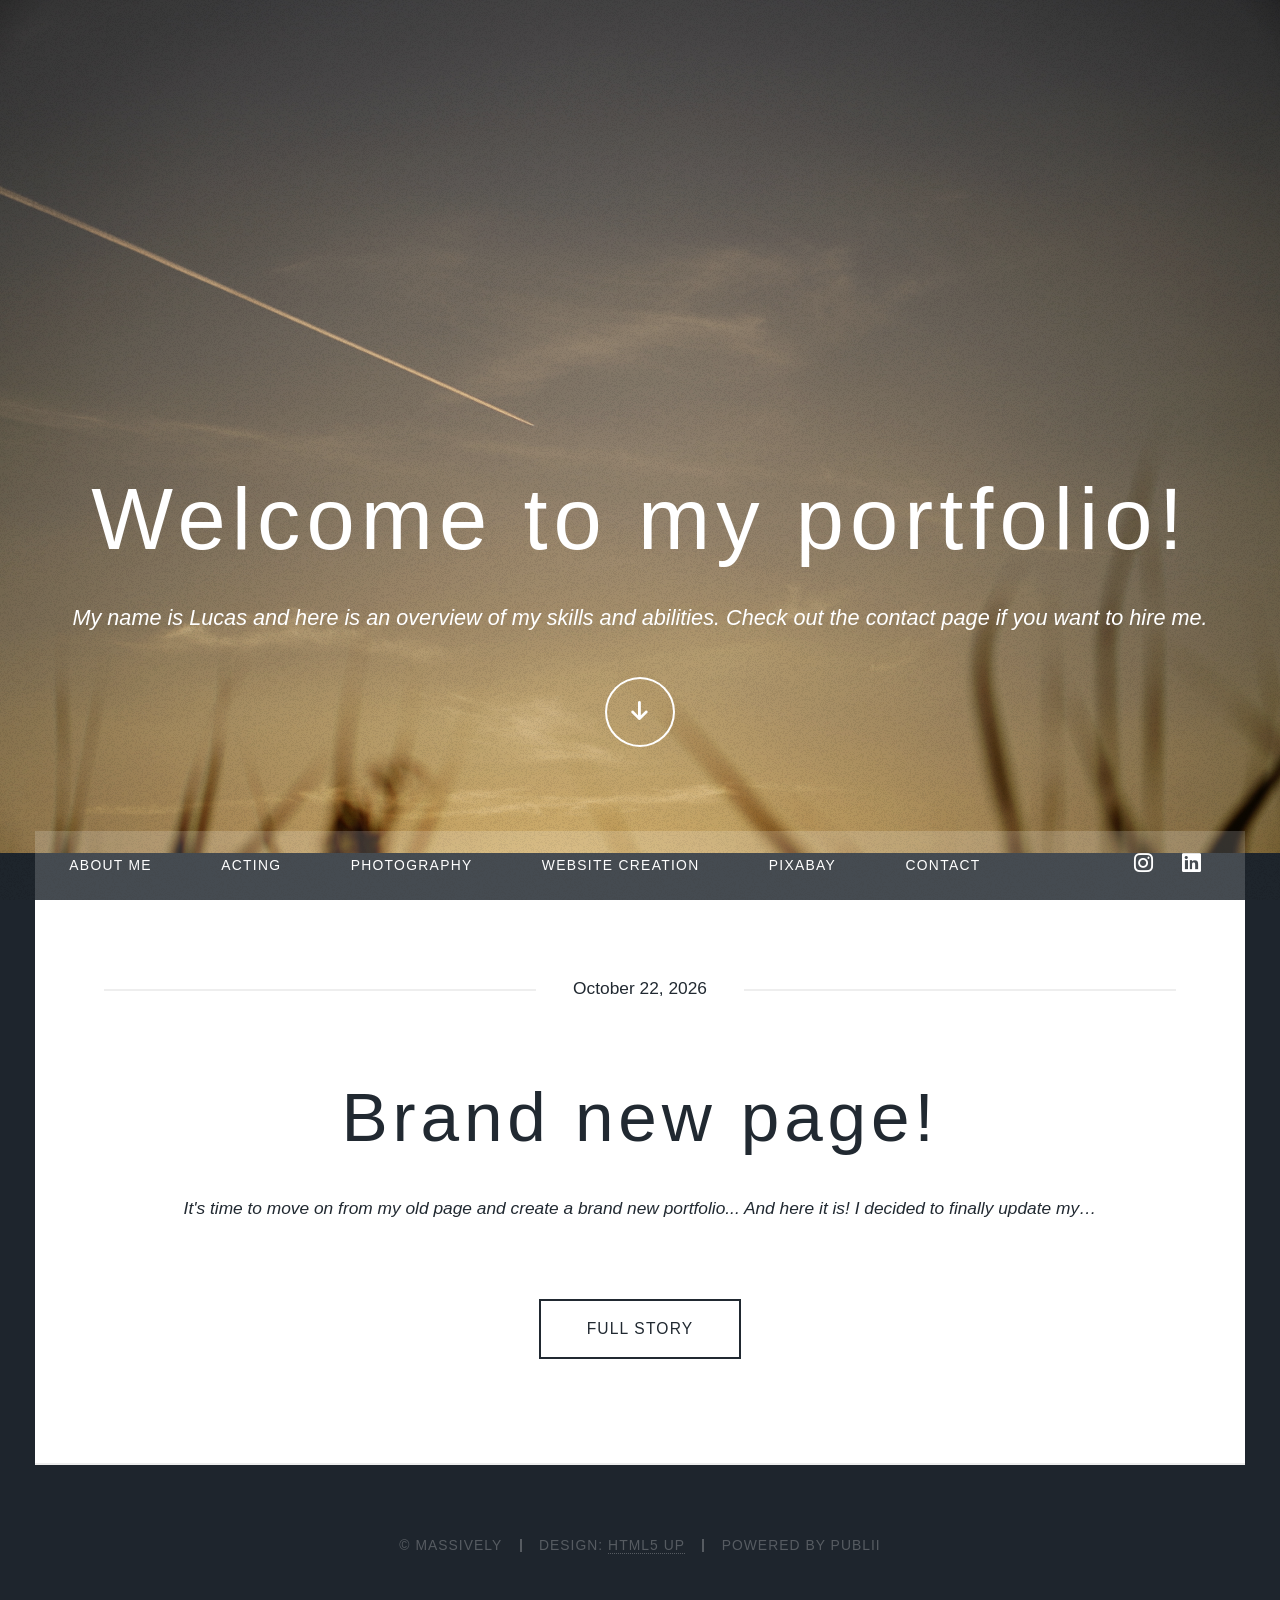
<file: index.html>
<!DOCTYPE html><html lang="en-gb"><head><meta charset="utf-8"><meta http-equiv="X-UA-Compatible" content="IE=edge"><meta name="viewport" content="width=device-width,initial-scale=1,user-scalable=no"><title>Łukasz Gołębiewski Portfolio</title><meta name="generator" content="Publii Open-Source CMS for Static Site"><link rel="canonical" href="https://trytongolem.github.io/"><link rel="alternate" type="application/atom+xml" href="https://trytongolem.github.io/feed.xml" title="Łukasz Gołębiewski Portfolio - RSS"><link rel="alternate" type="application/json" href="https://trytongolem.github.io/feed.json" title="Łukasz Gołębiewski Portfolio - JSON"><meta property="og:title" content="Łukasz Gołębiewski Portfolio"><meta property="og:site_name" content="Łukasz Gołębiewski Portfolio"><meta property="og:description" content=""><meta property="og:url" content="https://trytongolem.github.io/"><meta property="og:type" content="website"><link rel="shortcut icon" href="https://trytongolem.github.io/media/website/favicon3.ico" type="image/x-icon"><link rel="stylesheet" href="https://trytongolem.github.io/assets/css/fontawesome-all.min.css?v&#x3D;85514f933f9e0b82460af63f1a403fa5"><link rel="stylesheet" href="https://trytongolem.github.io/assets/css/style.css?v&#x3D;dd66200cfe17c33e8e2ed1fdd742c252"><noscript><link rel="stylesheet" href="https://trytongolem.github.io/assets/css/noscript.css?v&#x3D;efa867a99f5064d6729e4dc2008ad50b"></noscript><script type="application/ld+json">{"@context":"http://schema.org","@type":"Organization","name":"Łukasz Gołębiewski Portfolio","url":"https://trytongolem.github.io/","sameAs":["https://www.instagram.com/photos_by_pigeon/","https://www.linkedin.com/in/%C5%82ukasz-go%C5%82%C4%99biewski-082477283"]}</script><style>#wrapper > .bg {
               background-image: url(https://trytongolem.github.io/assets/images/overlay.png), linear-gradient(0deg, rgba(0, 0, 0, 0.1), rgba(0, 0, 0, 0.1)), url(https://trytongolem.github.io/media/website/DSC07238.JPG);
           }</style><noscript><style>img[loading] {
                    opacity: 1;
                }</style></noscript></head><body class="is-preload home-template"><div id="wrapper" class="fade-in"><div id="intro"><h1>Welcome to my portfolio!</h1><p>My name is Lucas and here is an overview of my skills and abilities. Check out the contact page if you want to hire me.</p><ul class="actions"><li><a href="#header" class="button icon solid solo fa-arrow-down scrolly">Continue</a></li></ul></div><header id="header"><a class="logo" href="https://trytongolem.github.io/">Łukasz Gołębiewski Portfolio</a></header><nav id="nav"><ul class="links"><li><a href="https://trytongolem.github.io/about-me/" target="_self">About me</a></li><li><a href="https://trytongolem.github.io/acting/" target="_self">Acting</a></li><li><a href="https://trytongolem.github.io/photography/" target="_self">Photography</a></li><li><a href="https://trytongolem.github.io/website-creation/" target="_self">Website creation</a></li><li><a href="https://pixabay.com/users/trytongolem-39111042/" target="_blank">Pixabay</a></li><li><a href="https://trytongolem.github.io/contact/" target="_self">Contact</a></li></ul><ul class="icons"><li><a href="https://www.instagram.com/photos_by_pigeon/" class="icon brands fa-instagram"><span class="label">Instagram</span></a></li><li><a href="https://www.linkedin.com/in/%C5%82ukasz-go%C5%82%C4%99biewski-082477283" class="icon brands fa-linkedin"><span class="label">LinkedIn</span></a></li></ul></nav><main id="main"><article class="post featured"><header class="major"><time datetime="2026-10-22T00:46" class="date">October 22, 2026</time><h2><a href="https://trytongolem.github.io/brand-new-page/">Brand new page!</a></h2><p>It's time to move on from my old page and create a brand new portfolio... And here it is! I decided to finally update my&hellip;</p></header><ul class="actions special"><li><a href="https://trytongolem.github.io/brand-new-page/" class="button large">Full Story</a></li></ul></article><section class="posts"></section></main><footer id="copyright"><ul><li>© Massively</li><li>Design: <a href="https://html5up.net" target="_blank" rel="nofollow noopener">HTML5 UP</a></li><li>Powered by Publii</li></ul></footer></div><script src="https://trytongolem.github.io/assets/js/jquery.min.js?v&#x3D;c9771cc3e90e18f5336eedbd0fffb2cf"></script><script src="https://trytongolem.github.io/assets/js/jquery.scrollex.min.js?v&#x3D;f89065e3d988006af9791b44561d7c90"></script><script src="https://trytongolem.github.io/assets/js/jquery.scrolly.min.js?v&#x3D;1ed5a78bde1476875a40f6b9ff44fc14"></script><script src="https://trytongolem.github.io/assets/js/browser.min.js?v&#x3D;c07298dd19048a8a69ad97e754dfe8d0"></script><script src="https://trytongolem.github.io/assets/js/breakpoints.min.js?v&#x3D;81a479eb099e3b187613943b085923b8"></script><script src="https://trytongolem.github.io/assets/js/util.min.js?v&#x3D;4201a626f8c9b614a663b3a1d7d82615"></script><script src="https://trytongolem.github.io/assets/js/main.min.js?v&#x3D;56233c354bd814758be8bff42f7e13a5"></script><script>/*<![CDATA[*/var images=document.querySelectorAll("img[loading]");for(var i=0;i<images.length;i++){if(images[i].complete){images[i].classList.add("is-loaded")}else{images[i].addEventListener("load",function(){this.classList.add("is-loaded")},false)}};/*]]>*/</script></body></html>
</file>
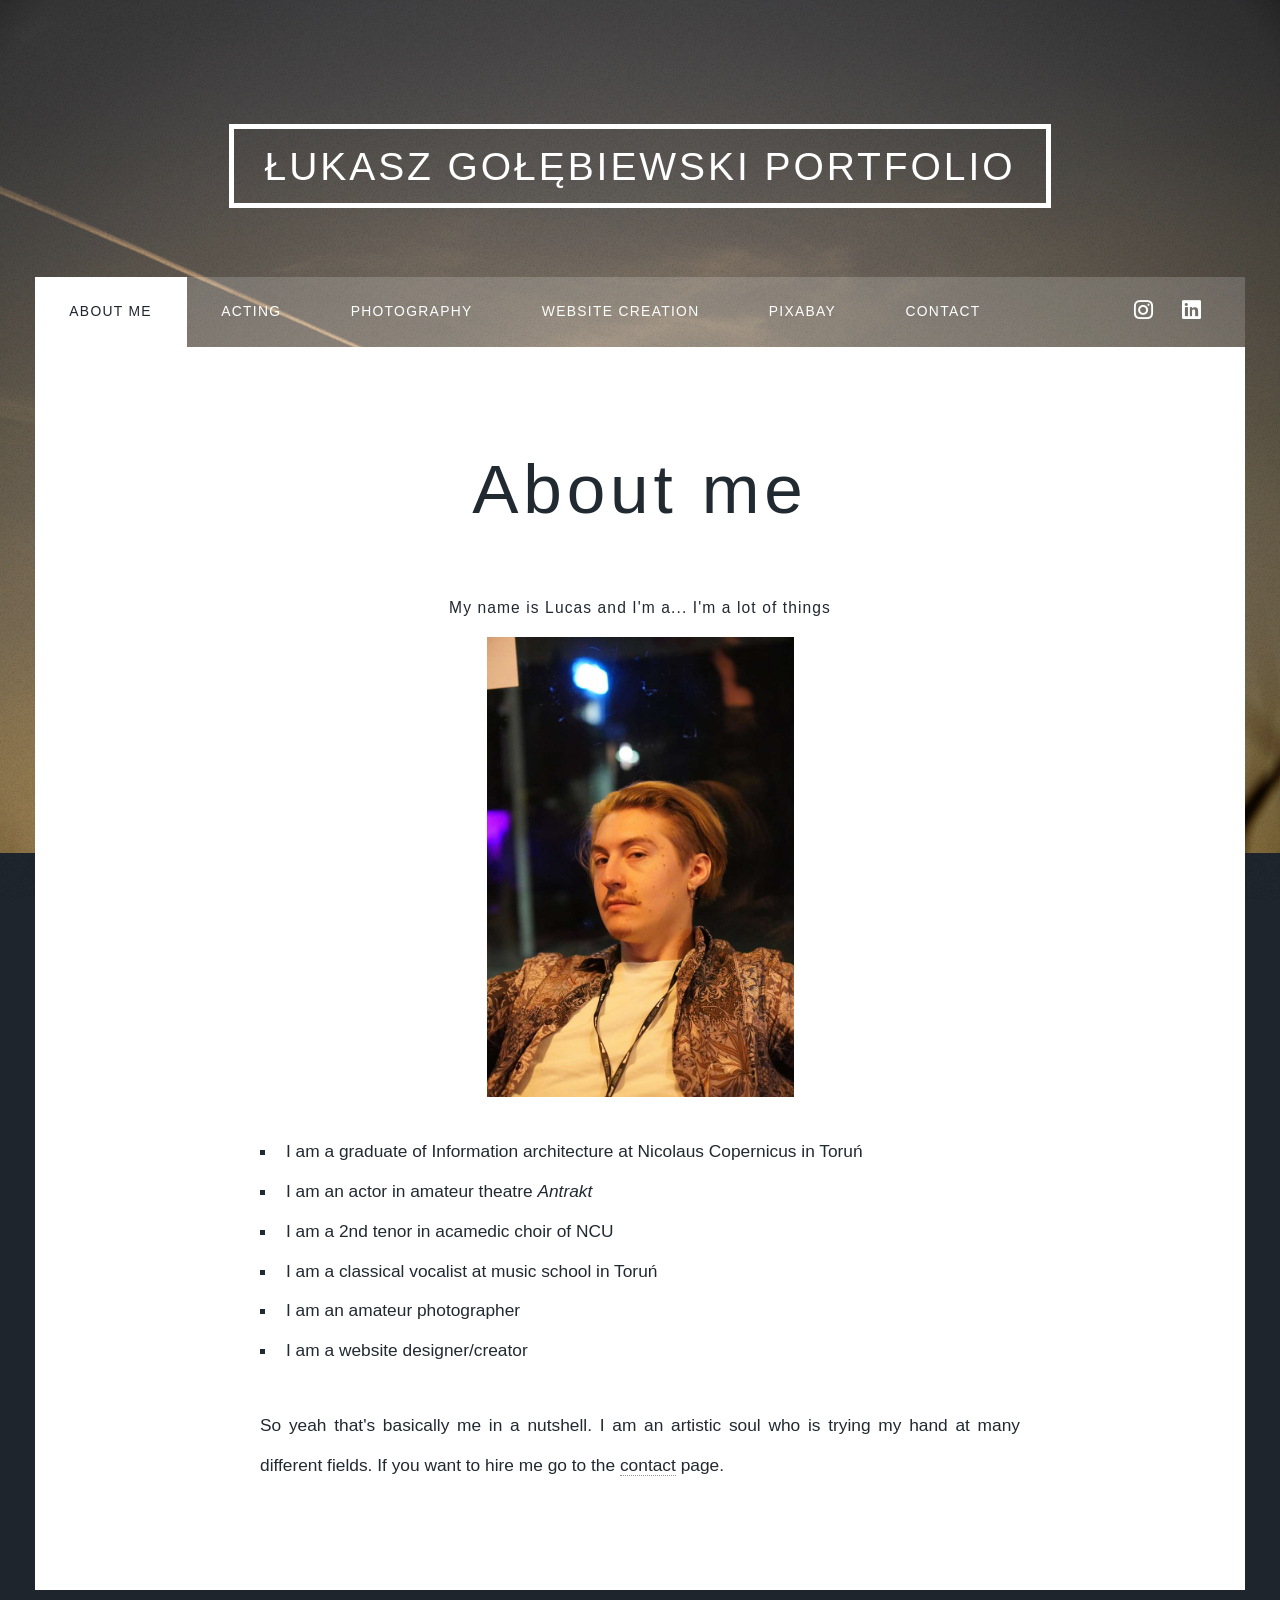
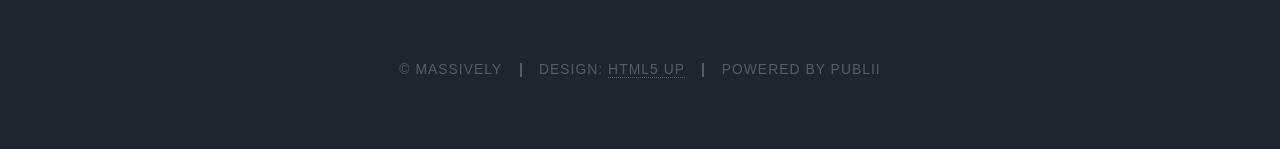
<file: about-me/index.html>
<!DOCTYPE html><html lang="en-gb"><head><meta charset="utf-8"><meta http-equiv="X-UA-Compatible" content="IE=edge"><meta name="viewport" content="width=device-width,initial-scale=1,user-scalable=no"><title>About me - Łukasz Gołębiewski Portfolio</title><meta name="description" content="My name is Lucas and I&#x27;m a... I&#x27;m a lot of things I am a graduate of Information architecture at Nicolaus Copernicus in&amp;hellip;"><meta name="generator" content="Publii Open-Source CMS for Static Site"><link rel="canonical" href="https://trytongolem.github.io/about-me/"><link rel="alternate" type="application/atom+xml" href="https://trytongolem.github.io/feed.xml" title="Łukasz Gołębiewski Portfolio - RSS"><link rel="alternate" type="application/json" href="https://trytongolem.github.io/feed.json" title="Łukasz Gołębiewski Portfolio - JSON"><meta property="og:title" content="About me"><meta property="og:site_name" content="Łukasz Gołębiewski Portfolio"><meta property="og:description" content="My name is Lucas and I&#x27;m a... I&#x27;m a lot of things I am a graduate of Information architecture at Nicolaus Copernicus in&amp;hellip;"><meta property="og:url" content="https://trytongolem.github.io/about-me/"><meta property="og:type" content="article"><link rel="shortcut icon" href="https://trytongolem.github.io/media/website/favicon3.ico" type="image/x-icon"><link rel="stylesheet" href="https://trytongolem.github.io/assets/css/fontawesome-all.min.css?v&#x3D;85514f933f9e0b82460af63f1a403fa5"><link rel="stylesheet" href="https://trytongolem.github.io/assets/css/style.css?v&#x3D;dd66200cfe17c33e8e2ed1fdd742c252"><noscript><link rel="stylesheet" href="https://trytongolem.github.io/assets/css/noscript.css?v&#x3D;efa867a99f5064d6729e4dc2008ad50b"></noscript><script type="application/ld+json">{"@context":"http://schema.org","@type":"Article","mainEntityOfPage":{"@type":"WebPage","@id":"https://trytongolem.github.io/about-me/"},"headline":"About me","datePublished":"2026-10-22T00:14+02:00","dateModified":"2026-11-01T21:27+01:00","description":"My name is Lucas and I'm a... I'm a lot of things I am a graduate of Information architecture at Nicolaus Copernicus in&hellip;","author":{"@type":"Person","name":"Łukasz Gołębiewski","url":"https://trytongolem.github.io/authors/lukasz-golebiewski/"},"publisher":{"@type":"Organization","name":"Łukasz Gołębiewski"}}</script><style>#wrapper > .bg {
               background-image: url(https://trytongolem.github.io/assets/images/overlay.png), linear-gradient(0deg, rgba(0, 0, 0, 0.1), rgba(0, 0, 0, 0.1)), url(https://trytongolem.github.io/media/website/DSC07238.JPG);
           }</style><noscript><style>img[loading] {
                    opacity: 1;
                }</style></noscript></head><body class="is-preload page-template"><div id="wrapper"><header id="header"><a class="logo" href="https://trytongolem.github.io/">Łukasz Gołębiewski Portfolio</a></header><nav id="nav"><ul class="links"><li class="active"><a href="https://trytongolem.github.io/about-me/" target="_self">About me</a></li><li><a href="https://trytongolem.github.io/acting/" target="_self">Acting</a></li><li><a href="https://trytongolem.github.io/photography/" target="_self">Photography</a></li><li><a href="https://trytongolem.github.io/website-creation/" target="_self">Website creation</a></li><li><a href="https://pixabay.com/users/trytongolem-39111042/" target="_blank">Pixabay</a></li><li><a href="https://trytongolem.github.io/contact/" target="_self">Contact</a></li></ul><ul class="icons"><li><a href="https://www.instagram.com/photos_by_pigeon/" class="icon brands fa-instagram"><span class="label">Instagram</span></a></li><li><a href="https://www.linkedin.com/in/%C5%82ukasz-go%C5%82%C4%99biewski-082477283" class="icon brands fa-linkedin"><span class="label">LinkedIn</span></a></li></ul></nav><main id="main"><article class="post"><header class="major"><h1>About me</h1><p class="post__inner"></p></header><div class="post__inner post__entry"><h5 class="align-center">My name is Lucas and I'm a... I'm a lot of things</h5><figure class="post__image post__image--center"><img loading="lazy" src="https://trytongolem.github.io/media/posts/1/me-2.jpg" alt="" width="307" height="461" sizes="(max-width: 48em) 100vw, 768px" srcset="https://trytongolem.github.io/media/posts/1/responsive/me-2-xs.jpg 300w, https://trytongolem.github.io/media/posts/1/responsive/me-2-sm.jpg 480w, https://trytongolem.github.io/media/posts/1/responsive/me-2-md.jpg 768w, https://trytongolem.github.io/media/posts/1/responsive/me-2-lg.jpg 1024w, https://trytongolem.github.io/media/posts/1/responsive/me-2-xl.jpg 1360w, https://trytongolem.github.io/media/posts/1/responsive/me-2-2xl.jpg 1600w"></figure><ul style="list-style-type: square;"><li>I am a graduate of Information architecture at Nicolaus Copernicus in Toruń</li><li>I am an actor in amateur theatre <em>Antrakt</em></li><li>I am a 2nd tenor in acamedic choir of NCU</li><li>I am a classical vocalist at music school in Toruń</li><li>I am an amateur photographer</li><li>I am a website designer/creator</li></ul><p>So yeah that's basically me in a nutshell. I am an artistic soul who is trying my hand at many different fields. If you want to hire me go to the <a href="https://trytongolem.github.io/contact/">contact</a> page.</p></div></article></main><footer id="copyright"><ul><li>© Massively</li><li>Design: <a href="https://html5up.net" target="_blank" rel="nofollow noopener">HTML5 UP</a></li><li>Powered by Publii</li></ul></footer></div><script src="https://trytongolem.github.io/assets/js/jquery.min.js?v&#x3D;c9771cc3e90e18f5336eedbd0fffb2cf"></script><script src="https://trytongolem.github.io/assets/js/jquery.scrollex.min.js?v&#x3D;f89065e3d988006af9791b44561d7c90"></script><script src="https://trytongolem.github.io/assets/js/jquery.scrolly.min.js?v&#x3D;1ed5a78bde1476875a40f6b9ff44fc14"></script><script src="https://trytongolem.github.io/assets/js/browser.min.js?v&#x3D;c07298dd19048a8a69ad97e754dfe8d0"></script><script src="https://trytongolem.github.io/assets/js/breakpoints.min.js?v&#x3D;81a479eb099e3b187613943b085923b8"></script><script src="https://trytongolem.github.io/assets/js/util.min.js?v&#x3D;4201a626f8c9b614a663b3a1d7d82615"></script><script src="https://trytongolem.github.io/assets/js/main.min.js?v&#x3D;56233c354bd814758be8bff42f7e13a5"></script><script>/*<![CDATA[*/var images=document.querySelectorAll("img[loading]");for(var i=0;i<images.length;i++){if(images[i].complete){images[i].classList.add("is-loaded")}else{images[i].addEventListener("load",function(){this.classList.add("is-loaded")},false)}};/*]]>*/</script></body></html>
</file>
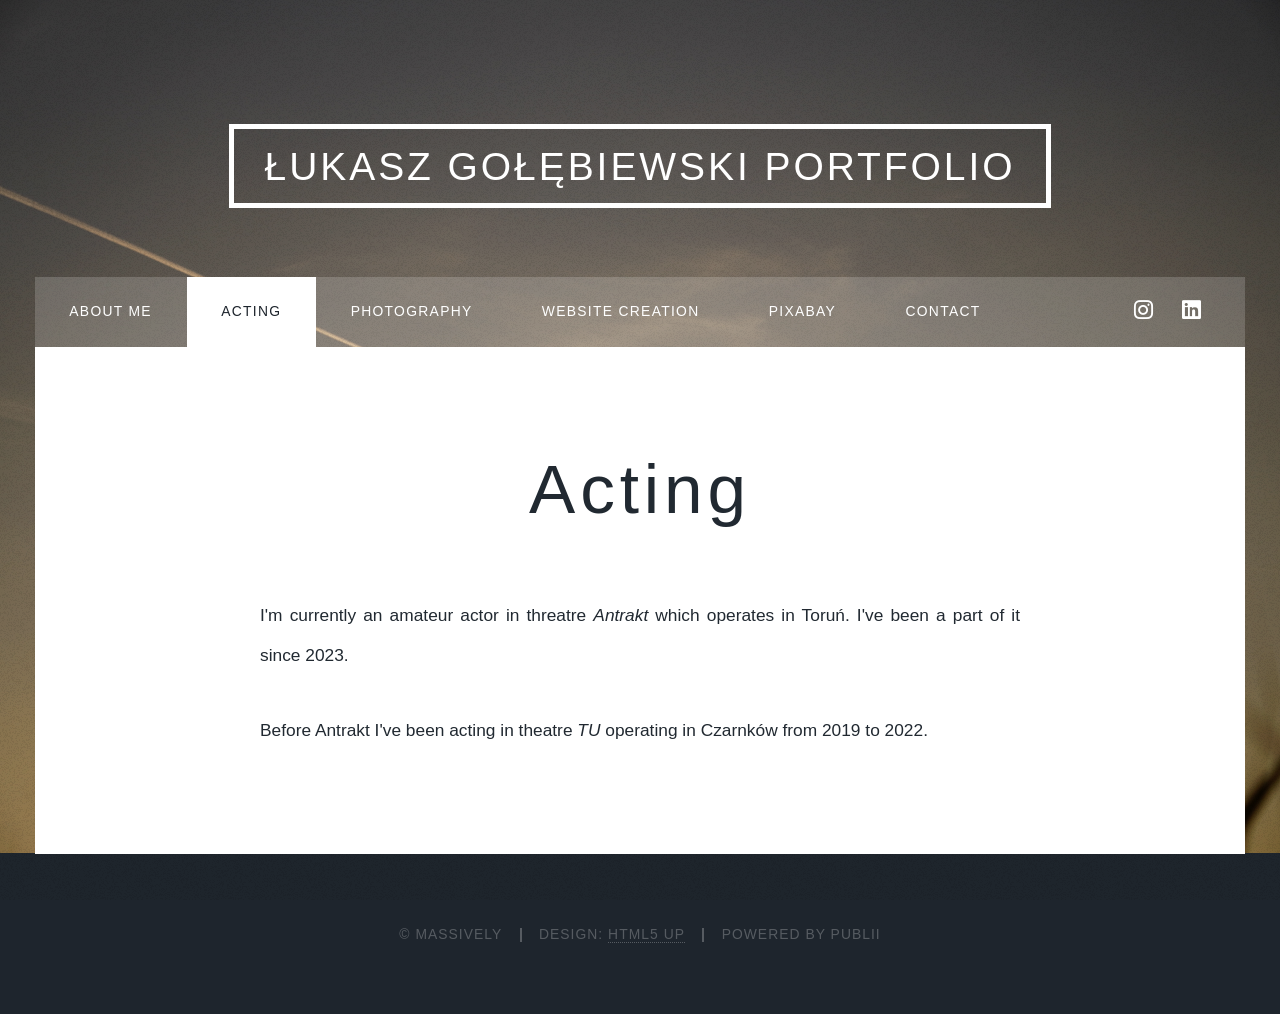
<file: acting/index.html>
<!DOCTYPE html><html lang="en-gb"><head><meta charset="utf-8"><meta http-equiv="X-UA-Compatible" content="IE=edge"><meta name="viewport" content="width=device-width,initial-scale=1,user-scalable=no"><title>Acting - Łukasz Gołębiewski Portfolio</title><meta name="description" content="I&#x27;m currently an amateur actor in threatre Antrakt which operates in Toruń. I&#x27;ve been a part of it since 2023. Before Antrakt I&#x27;ve been&amp;hellip;"><meta name="generator" content="Publii Open-Source CMS for Static Site"><link rel="canonical" href="https://trytongolem.github.io/acting/"><link rel="alternate" type="application/atom+xml" href="https://trytongolem.github.io/feed.xml" title="Łukasz Gołębiewski Portfolio - RSS"><link rel="alternate" type="application/json" href="https://trytongolem.github.io/feed.json" title="Łukasz Gołębiewski Portfolio - JSON"><meta property="og:title" content="Acting"><meta property="og:site_name" content="Łukasz Gołębiewski Portfolio"><meta property="og:description" content="I&#x27;m currently an amateur actor in threatre Antrakt which operates in Toruń. I&#x27;ve been a part of it since 2023. Before Antrakt I&#x27;ve been&amp;hellip;"><meta property="og:url" content="https://trytongolem.github.io/acting/"><meta property="og:type" content="article"><link rel="shortcut icon" href="https://trytongolem.github.io/media/website/favicon3.ico" type="image/x-icon"><link rel="stylesheet" href="https://trytongolem.github.io/assets/css/fontawesome-all.min.css?v&#x3D;85514f933f9e0b82460af63f1a403fa5"><link rel="stylesheet" href="https://trytongolem.github.io/assets/css/style.css?v&#x3D;dd66200cfe17c33e8e2ed1fdd742c252"><noscript><link rel="stylesheet" href="https://trytongolem.github.io/assets/css/noscript.css?v&#x3D;efa867a99f5064d6729e4dc2008ad50b"></noscript><script type="application/ld+json">{"@context":"http://schema.org","@type":"Article","mainEntityOfPage":{"@type":"WebPage","@id":"https://trytongolem.github.io/acting/"},"headline":"Acting","datePublished":"2026-10-22T00:31+02:00","dateModified":"2026-11-01T21:13+01:00","description":"I'm currently an amateur actor in threatre Antrakt which operates in Toruń. I've been a part of it since 2023. Before Antrakt I've been&hellip;","author":{"@type":"Person","name":"Łukasz Gołębiewski","url":"https://trytongolem.github.io/authors/lukasz-golebiewski/"},"publisher":{"@type":"Organization","name":"Łukasz Gołębiewski"}}</script><style>#wrapper > .bg {
               background-image: url(https://trytongolem.github.io/assets/images/overlay.png), linear-gradient(0deg, rgba(0, 0, 0, 0.1), rgba(0, 0, 0, 0.1)), url(https://trytongolem.github.io/media/website/DSC07238.JPG);
           }</style><noscript><style>img[loading] {
                    opacity: 1;
                }</style></noscript></head><body class="is-preload page-template"><div id="wrapper"><header id="header"><a class="logo" href="https://trytongolem.github.io/">Łukasz Gołębiewski Portfolio</a></header><nav id="nav"><ul class="links"><li><a href="https://trytongolem.github.io/about-me/" target="_self">About me</a></li><li class="active"><a href="https://trytongolem.github.io/acting/" target="_self">Acting</a></li><li><a href="https://trytongolem.github.io/photography/" target="_self">Photography</a></li><li><a href="https://trytongolem.github.io/website-creation/" target="_self">Website creation</a></li><li><a href="https://pixabay.com/users/trytongolem-39111042/" target="_blank">Pixabay</a></li><li><a href="https://trytongolem.github.io/contact/" target="_self">Contact</a></li></ul><ul class="icons"><li><a href="https://www.instagram.com/photos_by_pigeon/" class="icon brands fa-instagram"><span class="label">Instagram</span></a></li><li><a href="https://www.linkedin.com/in/%C5%82ukasz-go%C5%82%C4%99biewski-082477283" class="icon brands fa-linkedin"><span class="label">LinkedIn</span></a></li></ul></nav><main id="main"><article class="post"><header class="major"><h1>Acting</h1><p class="post__inner"></p></header><div class="post__inner post__entry"><p>I'm currently an amateur actor in threatre <em>Antrakt</em> which operates in Toruń. I've been a part of it since 2023.</p><p>Before Antrakt I've been acting in theatre <em>TU</em> operating in Czarnków from 2019 to 2022.</p></div></article></main><footer id="copyright"><ul><li>© Massively</li><li>Design: <a href="https://html5up.net" target="_blank" rel="nofollow noopener">HTML5 UP</a></li><li>Powered by Publii</li></ul></footer></div><script src="https://trytongolem.github.io/assets/js/jquery.min.js?v&#x3D;c9771cc3e90e18f5336eedbd0fffb2cf"></script><script src="https://trytongolem.github.io/assets/js/jquery.scrollex.min.js?v&#x3D;f89065e3d988006af9791b44561d7c90"></script><script src="https://trytongolem.github.io/assets/js/jquery.scrolly.min.js?v&#x3D;1ed5a78bde1476875a40f6b9ff44fc14"></script><script src="https://trytongolem.github.io/assets/js/browser.min.js?v&#x3D;c07298dd19048a8a69ad97e754dfe8d0"></script><script src="https://trytongolem.github.io/assets/js/breakpoints.min.js?v&#x3D;81a479eb099e3b187613943b085923b8"></script><script src="https://trytongolem.github.io/assets/js/util.min.js?v&#x3D;4201a626f8c9b614a663b3a1d7d82615"></script><script src="https://trytongolem.github.io/assets/js/main.min.js?v&#x3D;56233c354bd814758be8bff42f7e13a5"></script><script>/*<![CDATA[*/var images=document.querySelectorAll("img[loading]");for(var i=0;i<images.length;i++){if(images[i].complete){images[i].classList.add("is-loaded")}else{images[i].addEventListener("load",function(){this.classList.add("is-loaded")},false)}};/*]]>*/</script></body></html>
</file>
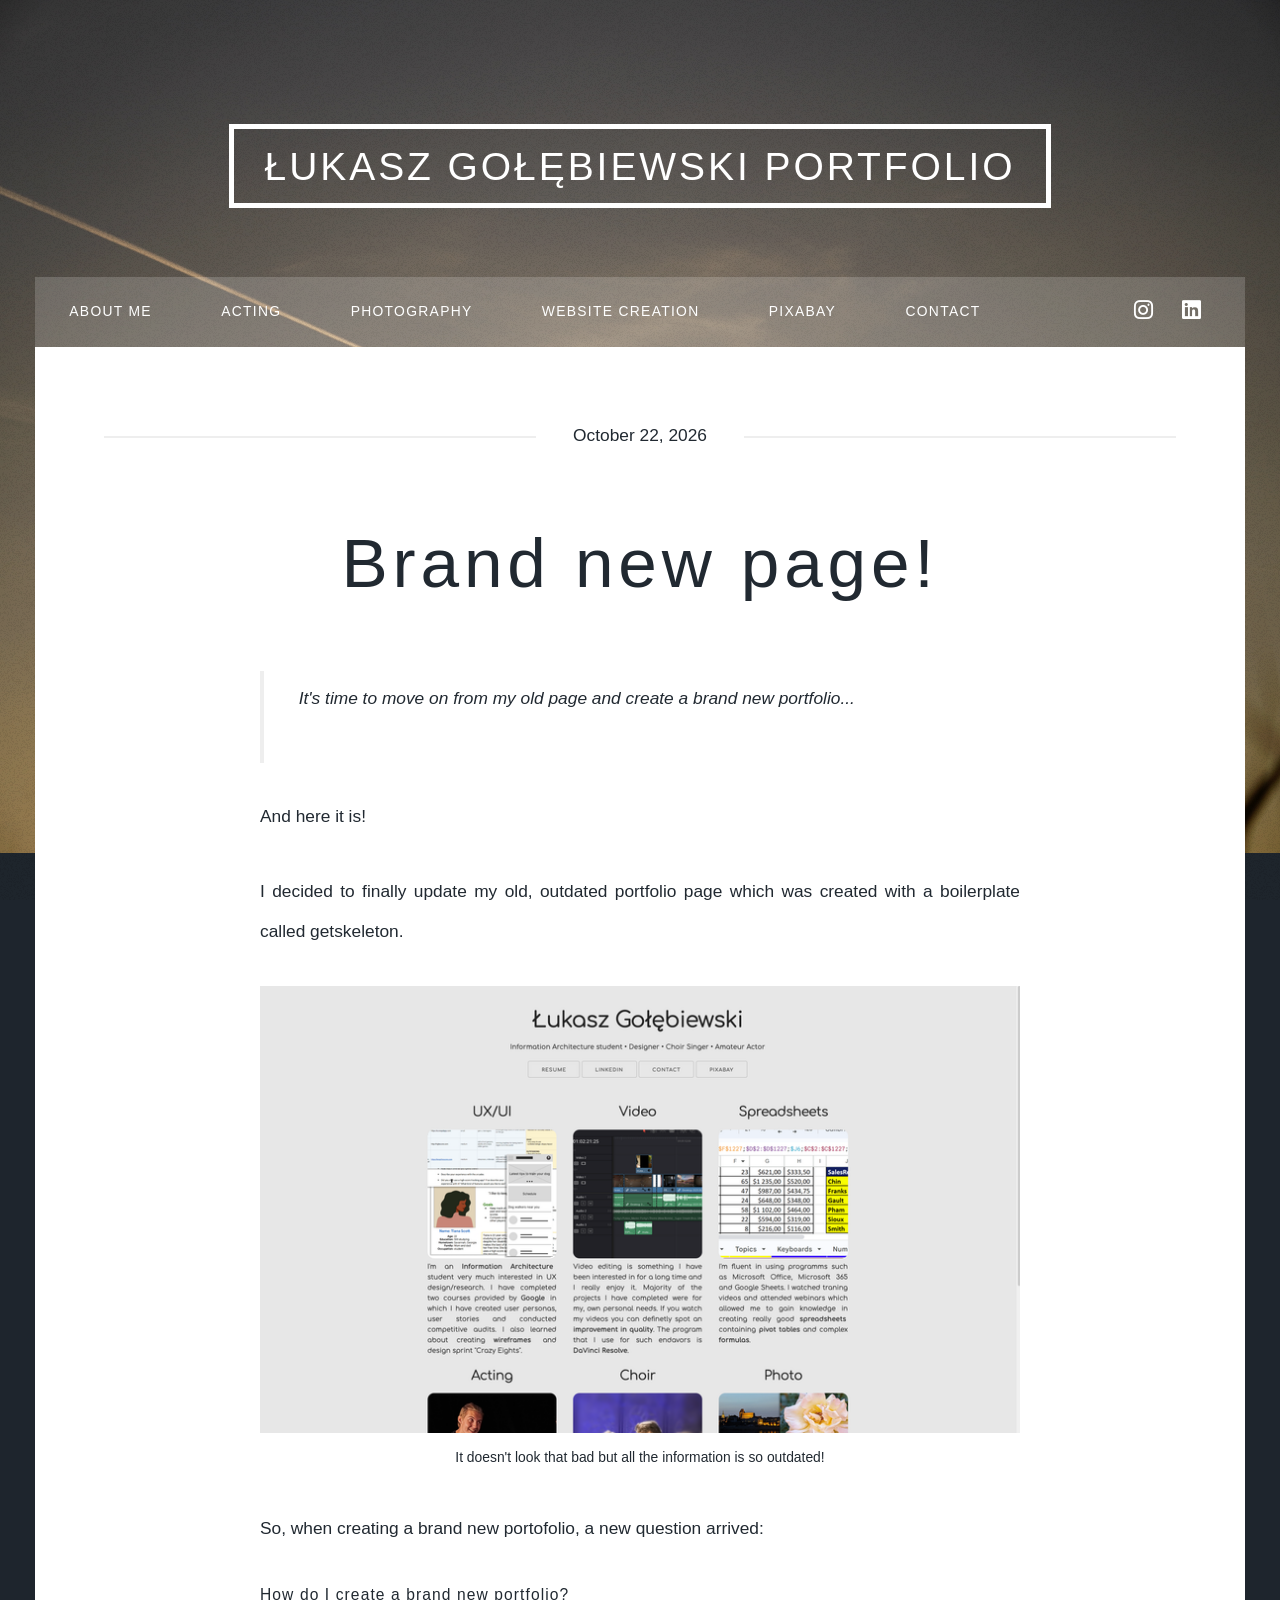
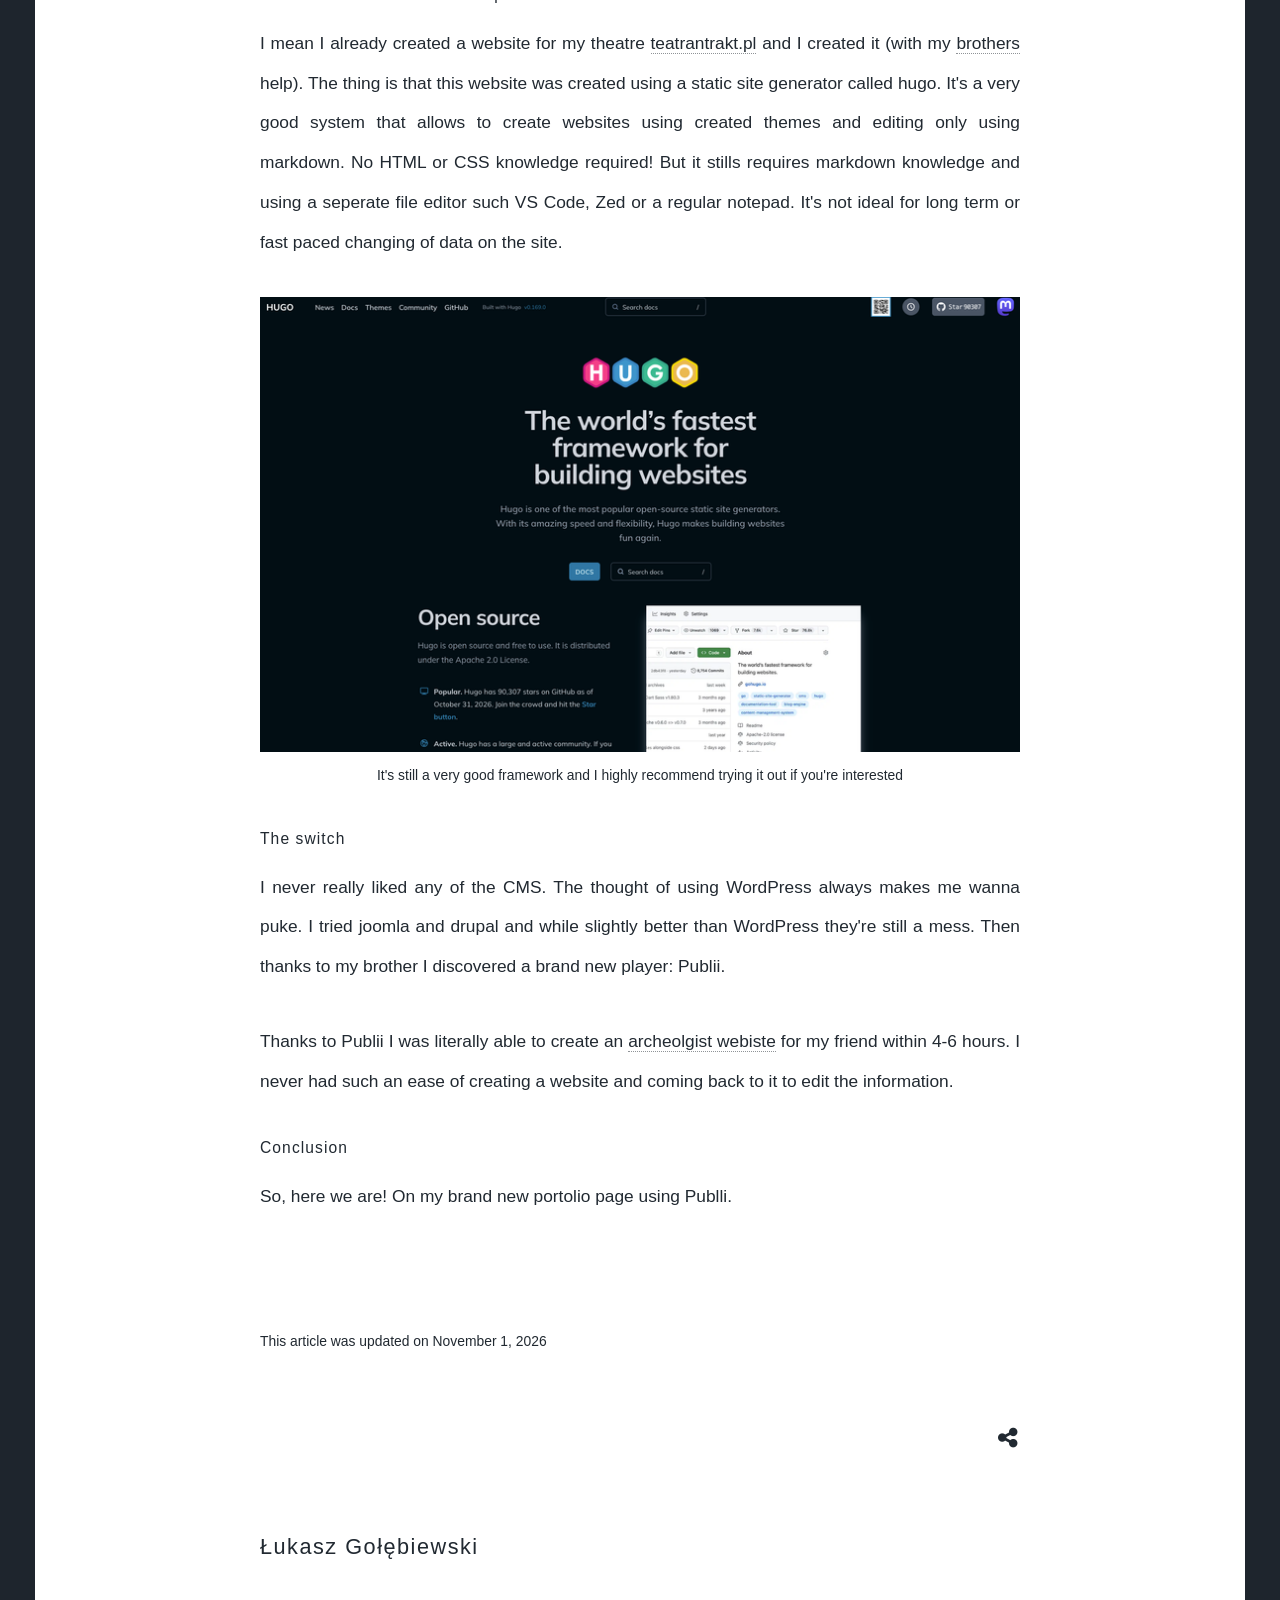
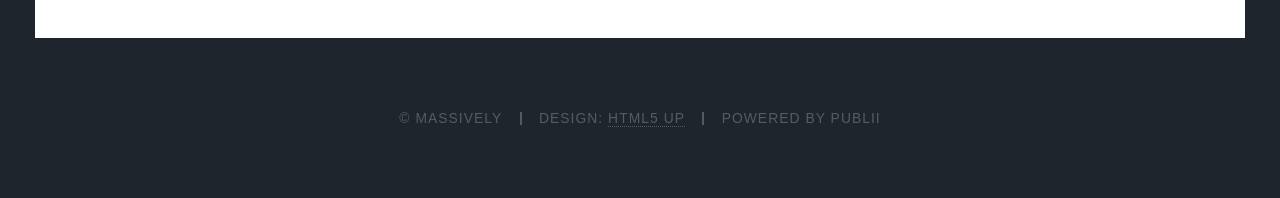
<file: brand-new-page/index.html>
<!DOCTYPE html><html lang="en-gb"><head><meta charset="utf-8"><meta http-equiv="X-UA-Compatible" content="IE=edge"><meta name="viewport" content="width=device-width,initial-scale=1,user-scalable=no"><title>Brand new page! - Łukasz Gołębiewski Portfolio</title><meta name="description" content="It&#x27;s time to move on from my old page and create a brand new portfolio... And here it is! I decided to finally update my&amp;hellip;"><meta name="generator" content="Publii Open-Source CMS for Static Site"><link rel="canonical" href="https://trytongolem.github.io/brand-new-page/"><link rel="alternate" type="application/atom+xml" href="https://trytongolem.github.io/feed.xml" title="Łukasz Gołębiewski Portfolio - RSS"><link rel="alternate" type="application/json" href="https://trytongolem.github.io/feed.json" title="Łukasz Gołębiewski Portfolio - JSON"><meta property="og:title" content="Brand new page!"><meta property="og:site_name" content="Łukasz Gołębiewski Portfolio"><meta property="og:description" content="It&#x27;s time to move on from my old page and create a brand new portfolio... And here it is! I decided to finally update my&amp;hellip;"><meta property="og:url" content="https://trytongolem.github.io/brand-new-page/"><meta property="og:type" content="article"><link rel="shortcut icon" href="https://trytongolem.github.io/media/website/favicon3.ico" type="image/x-icon"><link rel="stylesheet" href="https://trytongolem.github.io/assets/css/fontawesome-all.min.css?v&#x3D;85514f933f9e0b82460af63f1a403fa5"><link rel="stylesheet" href="https://trytongolem.github.io/assets/css/style.css?v&#x3D;dd66200cfe17c33e8e2ed1fdd742c252"><noscript><link rel="stylesheet" href="https://trytongolem.github.io/assets/css/noscript.css?v&#x3D;efa867a99f5064d6729e4dc2008ad50b"></noscript><script type="application/ld+json">{"@context":"http://schema.org","@type":"Article","mainEntityOfPage":{"@type":"WebPage","@id":"https://trytongolem.github.io/brand-new-page/"},"headline":"Brand new page!","datePublished":"2026-10-22T00:46+02:00","dateModified":"2026-11-01T21:10+01:00","description":"It's time to move on from my old page and create a brand new portfolio... And here it is! I decided to finally update my&hellip;","author":{"@type":"Person","name":"Łukasz Gołębiewski","url":"https://trytongolem.github.io/authors/lukasz-golebiewski/"},"publisher":{"@type":"Organization","name":"Łukasz Gołębiewski"}}</script><style>#wrapper > .bg {
               background-image: url(https://trytongolem.github.io/assets/images/overlay.png), linear-gradient(0deg, rgba(0, 0, 0, 0.1), rgba(0, 0, 0, 0.1)), url(https://trytongolem.github.io/media/website/DSC07238.JPG);
           }</style><noscript><style>img[loading] {
                    opacity: 1;
                }</style></noscript></head><body class="is-preload post-template"><div id="wrapper"><header id="header"><a class="logo" href="https://trytongolem.github.io/">Łukasz Gołębiewski Portfolio</a></header><nav id="nav"><ul class="links"><li><a href="https://trytongolem.github.io/about-me/" target="_self">About me</a></li><li><a href="https://trytongolem.github.io/acting/" target="_self">Acting</a></li><li><a href="https://trytongolem.github.io/photography/" target="_self">Photography</a></li><li><a href="https://trytongolem.github.io/website-creation/" target="_self">Website creation</a></li><li><a href="https://pixabay.com/users/trytongolem-39111042/" target="_blank">Pixabay</a></li><li><a href="https://trytongolem.github.io/contact/" target="_self">Contact</a></li></ul><ul class="icons"><li><a href="https://www.instagram.com/photos_by_pigeon/" class="icon brands fa-instagram"><span class="label">Instagram</span></a></li><li><a href="https://www.linkedin.com/in/%C5%82ukasz-go%C5%82%C4%99biewski-082477283" class="icon brands fa-linkedin"><span class="label">LinkedIn</span></a></li></ul></nav><main id="main"><article class="post"><header class="major"><time datetime="2026-10-22T00:46" class="date">October 22, 2026</time><h1>Brand new page!</h1><p class="post__inner"></p></header><div class="post__inner post__entry"><blockquote><p>It's time to move on from my old page and create a brand new portfolio...</p></blockquote><p>And here it is!</p><p>I decided to <strong>finally </strong>update my old, outdated portfolio page which was created with a boilerplate called getskeleton.</p><figure class="post__image"><img loading="lazy" src="https://trytongolem.github.io/media/posts/6/Screenshot-2026-10-22-at-00.41.08.png" alt="" width="1736" height="1021" sizes="(max-width: 48em) 100vw, 768px" srcset="https://trytongolem.github.io/media/posts/6/responsive/Screenshot-2026-10-22-at-00.41.08-xs.png 300w, https://trytongolem.github.io/media/posts/6/responsive/Screenshot-2026-10-22-at-00.41.08-sm.png 480w, https://trytongolem.github.io/media/posts/6/responsive/Screenshot-2026-10-22-at-00.41.08-md.png 768w, https://trytongolem.github.io/media/posts/6/responsive/Screenshot-2026-10-22-at-00.41.08-lg.png 1024w, https://trytongolem.github.io/media/posts/6/responsive/Screenshot-2026-10-22-at-00.41.08-xl.png 1360w, https://trytongolem.github.io/media/posts/6/responsive/Screenshot-2026-10-22-at-00.41.08-2xl.png 1600w"><figcaption>It doesn't look that bad but all the information is so outdated!</figcaption></figure><p>So, when creating a brand new portofolio, a new question arrived:</p><h5>How do I create a brand new portfolio?</h5><p>I mean I already created a website for my theatre <a href="https://teatrantrakt.pl/" target="_blank" rel="noopener noreferrer">teatrantrakt.pl</a> and I created it (with my <a href="https://0qa.cc/" target="_blank" rel="noopener noreferrer">brothers</a> help). The thing is that this website was created using a static site generator called hugo. It's a very good system that allows to create websites using created themes and editing only using markdown. No HTML or CSS knowledge required! But it stills requires markdown knowledge and using a seperate file editor such VS Code, Zed or a regular notepad. It's not ideal for long term or fast paced changing of data on the site.</p><figure class="post__image"><img loading="lazy" src="https://trytongolem.github.io/media/posts/6/Screenshot-2026-11-01-at-21.05.16.png" alt="Hugo screenshot" width="1694" height="1013" sizes="(max-width: 48em) 100vw, 768px" srcset="https://trytongolem.github.io/media/posts/6/responsive/Screenshot-2026-11-01-at-21.05.16-xs.png 300w, https://trytongolem.github.io/media/posts/6/responsive/Screenshot-2026-11-01-at-21.05.16-sm.png 480w, https://trytongolem.github.io/media/posts/6/responsive/Screenshot-2026-11-01-at-21.05.16-md.png 768w, https://trytongolem.github.io/media/posts/6/responsive/Screenshot-2026-11-01-at-21.05.16-lg.png 1024w, https://trytongolem.github.io/media/posts/6/responsive/Screenshot-2026-11-01-at-21.05.16-xl.png 1360w, https://trytongolem.github.io/media/posts/6/responsive/Screenshot-2026-11-01-at-21.05.16-2xl.png 1600w"><figcaption>It's still a very good framework and I highly recommend trying it out if you're interested</figcaption></figure><h5>The switch</h5><p>I never really liked any of the CMS. The thought of using WordPress always makes me wanna puke. I tried joomla and drupal and while slightly better than WordPress they're still a mess. Then thanks to my brother I discovered a brand new player: <strong>Publii.</strong></p><p>Thanks to Publii I was literally able to create an <a href="https://archeo-nadzory.pl/" target="_blank" rel="noopener noreferrer">archeolgist webiste</a> for my friend within 4-6 hours. I never had such an ease of creating a website and coming back to it to edit the information.</p><h5>Conclusion</h5><p>So, here we are! On my brand new portolio page using Publli.</p><p> </p></div><footer class="post__inner post__footer"><p class="post__last-updated">This article was updated on November 1, 2026</p><div class="post__share-tag-container"><div class="post__share"><button class="post__share-button js-post__share-button icon" aria-label="Share button"><i class="fas fa-share-alt"></i></button><div class="post__share-popup js-post__share-popup"></div></div></div><div class="post__bio"><div><h3><a href="https://trytongolem.github.io/authors/lukasz-golebiewski/" class="invert" rel="author">Łukasz Gołębiewski</a></h3></div></div></footer></article></main><footer id="copyright"><ul><li>© Massively</li><li>Design: <a href="https://html5up.net" target="_blank" rel="nofollow noopener">HTML5 UP</a></li><li>Powered by Publii</li></ul></footer></div><script src="https://trytongolem.github.io/assets/js/jquery.min.js?v&#x3D;c9771cc3e90e18f5336eedbd0fffb2cf"></script><script src="https://trytongolem.github.io/assets/js/jquery.scrollex.min.js?v&#x3D;f89065e3d988006af9791b44561d7c90"></script><script src="https://trytongolem.github.io/assets/js/jquery.scrolly.min.js?v&#x3D;1ed5a78bde1476875a40f6b9ff44fc14"></script><script src="https://trytongolem.github.io/assets/js/browser.min.js?v&#x3D;c07298dd19048a8a69ad97e754dfe8d0"></script><script src="https://trytongolem.github.io/assets/js/breakpoints.min.js?v&#x3D;81a479eb099e3b187613943b085923b8"></script><script src="https://trytongolem.github.io/assets/js/util.min.js?v&#x3D;4201a626f8c9b614a663b3a1d7d82615"></script><script src="https://trytongolem.github.io/assets/js/main.min.js?v&#x3D;56233c354bd814758be8bff42f7e13a5"></script><script>/*<![CDATA[*/var images=document.querySelectorAll("img[loading]");for(var i=0;i<images.length;i++){if(images[i].complete){images[i].classList.add("is-loaded")}else{images[i].addEventListener("load",function(){this.classList.add("is-loaded")},false)}};/*]]>*/</script></body></html>
</file>
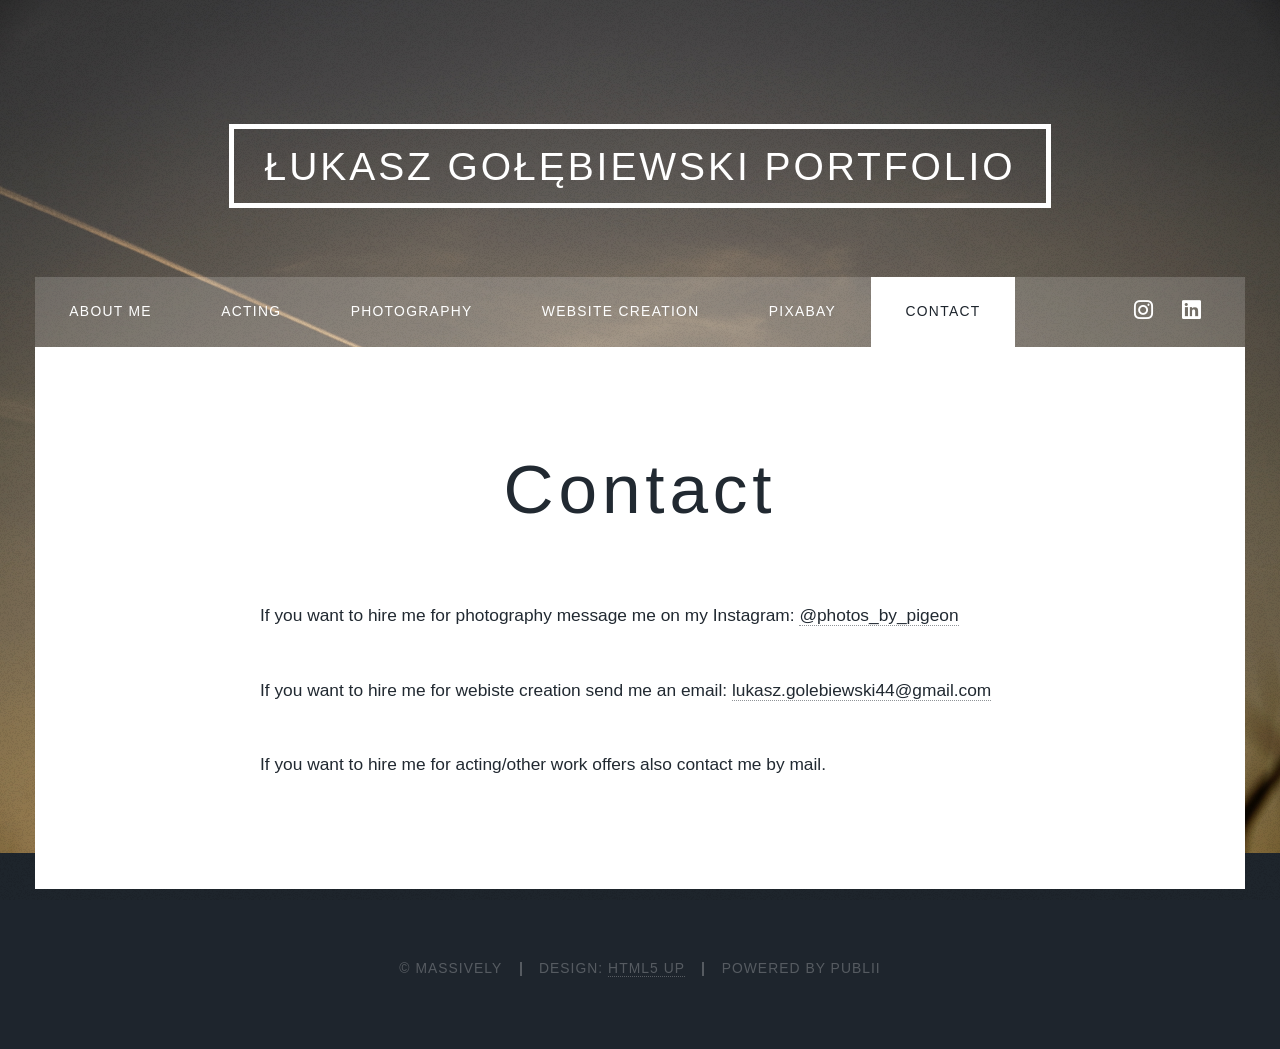
<file: contact/index.html>
<!DOCTYPE html><html lang="en-gb"><head><meta charset="utf-8"><meta http-equiv="X-UA-Compatible" content="IE=edge"><meta name="viewport" content="width=device-width,initial-scale=1,user-scalable=no"><title>Contact - Łukasz Gołębiewski Portfolio</title><meta name="description" content="If you want to hire me for photography message me on my Instagram: @photos_by_pigeon If you want to hire me for webiste creation&amp;hellip;"><meta name="generator" content="Publii Open-Source CMS for Static Site"><link rel="canonical" href="https://trytongolem.github.io/contact/"><link rel="alternate" type="application/atom+xml" href="https://trytongolem.github.io/feed.xml" title="Łukasz Gołębiewski Portfolio - RSS"><link rel="alternate" type="application/json" href="https://trytongolem.github.io/feed.json" title="Łukasz Gołębiewski Portfolio - JSON"><meta property="og:title" content="Contact"><meta property="og:site_name" content="Łukasz Gołębiewski Portfolio"><meta property="og:description" content="If you want to hire me for photography message me on my Instagram: @photos_by_pigeon If you want to hire me for webiste creation&amp;hellip;"><meta property="og:url" content="https://trytongolem.github.io/contact/"><meta property="og:type" content="article"><link rel="shortcut icon" href="https://trytongolem.github.io/media/website/favicon3.ico" type="image/x-icon"><link rel="stylesheet" href="https://trytongolem.github.io/assets/css/fontawesome-all.min.css?v&#x3D;85514f933f9e0b82460af63f1a403fa5"><link rel="stylesheet" href="https://trytongolem.github.io/assets/css/style.css?v&#x3D;dd66200cfe17c33e8e2ed1fdd742c252"><noscript><link rel="stylesheet" href="https://trytongolem.github.io/assets/css/noscript.css?v&#x3D;efa867a99f5064d6729e4dc2008ad50b"></noscript><script type="application/ld+json">{"@context":"http://schema.org","@type":"Article","mainEntityOfPage":{"@type":"WebPage","@id":"https://trytongolem.github.io/contact/"},"headline":"Contact","datePublished":"2026-10-22T00:18+02:00","dateModified":"2026-11-01T21:02+01:00","description":"If you want to hire me for photography message me on my Instagram: @photos_by_pigeon If you want to hire me for webiste creation&hellip;","author":{"@type":"Person","name":"Łukasz Gołębiewski","url":"https://trytongolem.github.io/authors/lukasz-golebiewski/"},"publisher":{"@type":"Organization","name":"Łukasz Gołębiewski"}}</script><style>#wrapper > .bg {
               background-image: url(https://trytongolem.github.io/assets/images/overlay.png), linear-gradient(0deg, rgba(0, 0, 0, 0.1), rgba(0, 0, 0, 0.1)), url(https://trytongolem.github.io/media/website/DSC07238.JPG);
           }</style><noscript><style>img[loading] {
                    opacity: 1;
                }</style></noscript></head><body class="is-preload page-template"><div id="wrapper"><header id="header"><a class="logo" href="https://trytongolem.github.io/">Łukasz Gołębiewski Portfolio</a></header><nav id="nav"><ul class="links"><li><a href="https://trytongolem.github.io/about-me/" target="_self">About me</a></li><li><a href="https://trytongolem.github.io/acting/" target="_self">Acting</a></li><li><a href="https://trytongolem.github.io/photography/" target="_self">Photography</a></li><li><a href="https://trytongolem.github.io/website-creation/" target="_self">Website creation</a></li><li><a href="https://pixabay.com/users/trytongolem-39111042/" target="_blank">Pixabay</a></li><li class="active"><a href="https://trytongolem.github.io/contact/" target="_self">Contact</a></li></ul><ul class="icons"><li><a href="https://www.instagram.com/photos_by_pigeon/" class="icon brands fa-instagram"><span class="label">Instagram</span></a></li><li><a href="https://www.linkedin.com/in/%C5%82ukasz-go%C5%82%C4%99biewski-082477283" class="icon brands fa-linkedin"><span class="label">LinkedIn</span></a></li></ul></nav><main id="main"><article class="post"><header class="major"><h1>Contact</h1><p class="post__inner"></p></header><div class="post__inner post__entry"><p>If you want to hire me for <strong>photography</strong> message me on my Instagram: <a href="https://www.instagram.com/photos_by_pigeon/" target="_blank" rel="noopener noreferrer">@photos_by_pigeon</a></p><p>If you want to hire me for <strong>webiste creation</strong> send me an email: <a href="mailto:lukasz.golebiewski44@gmail.com" target="_blank" rel="noopener noreferrer">lukasz.golebiewski44@gmail.com</a></p><p>If you want to hire me for acting/other work offers also contact me by mail.</p></div></article></main><footer id="copyright"><ul><li>© Massively</li><li>Design: <a href="https://html5up.net" target="_blank" rel="nofollow noopener">HTML5 UP</a></li><li>Powered by Publii</li></ul></footer></div><script src="https://trytongolem.github.io/assets/js/jquery.min.js?v&#x3D;c9771cc3e90e18f5336eedbd0fffb2cf"></script><script src="https://trytongolem.github.io/assets/js/jquery.scrollex.min.js?v&#x3D;f89065e3d988006af9791b44561d7c90"></script><script src="https://trytongolem.github.io/assets/js/jquery.scrolly.min.js?v&#x3D;1ed5a78bde1476875a40f6b9ff44fc14"></script><script src="https://trytongolem.github.io/assets/js/browser.min.js?v&#x3D;c07298dd19048a8a69ad97e754dfe8d0"></script><script src="https://trytongolem.github.io/assets/js/breakpoints.min.js?v&#x3D;81a479eb099e3b187613943b085923b8"></script><script src="https://trytongolem.github.io/assets/js/util.min.js?v&#x3D;4201a626f8c9b614a663b3a1d7d82615"></script><script src="https://trytongolem.github.io/assets/js/main.min.js?v&#x3D;56233c354bd814758be8bff42f7e13a5"></script><script>/*<![CDATA[*/var images=document.querySelectorAll("img[loading]");for(var i=0;i<images.length;i++){if(images[i].complete){images[i].classList.add("is-loaded")}else{images[i].addEventListener("load",function(){this.classList.add("is-loaded")},false)}};/*]]>*/</script></body></html>
</file>
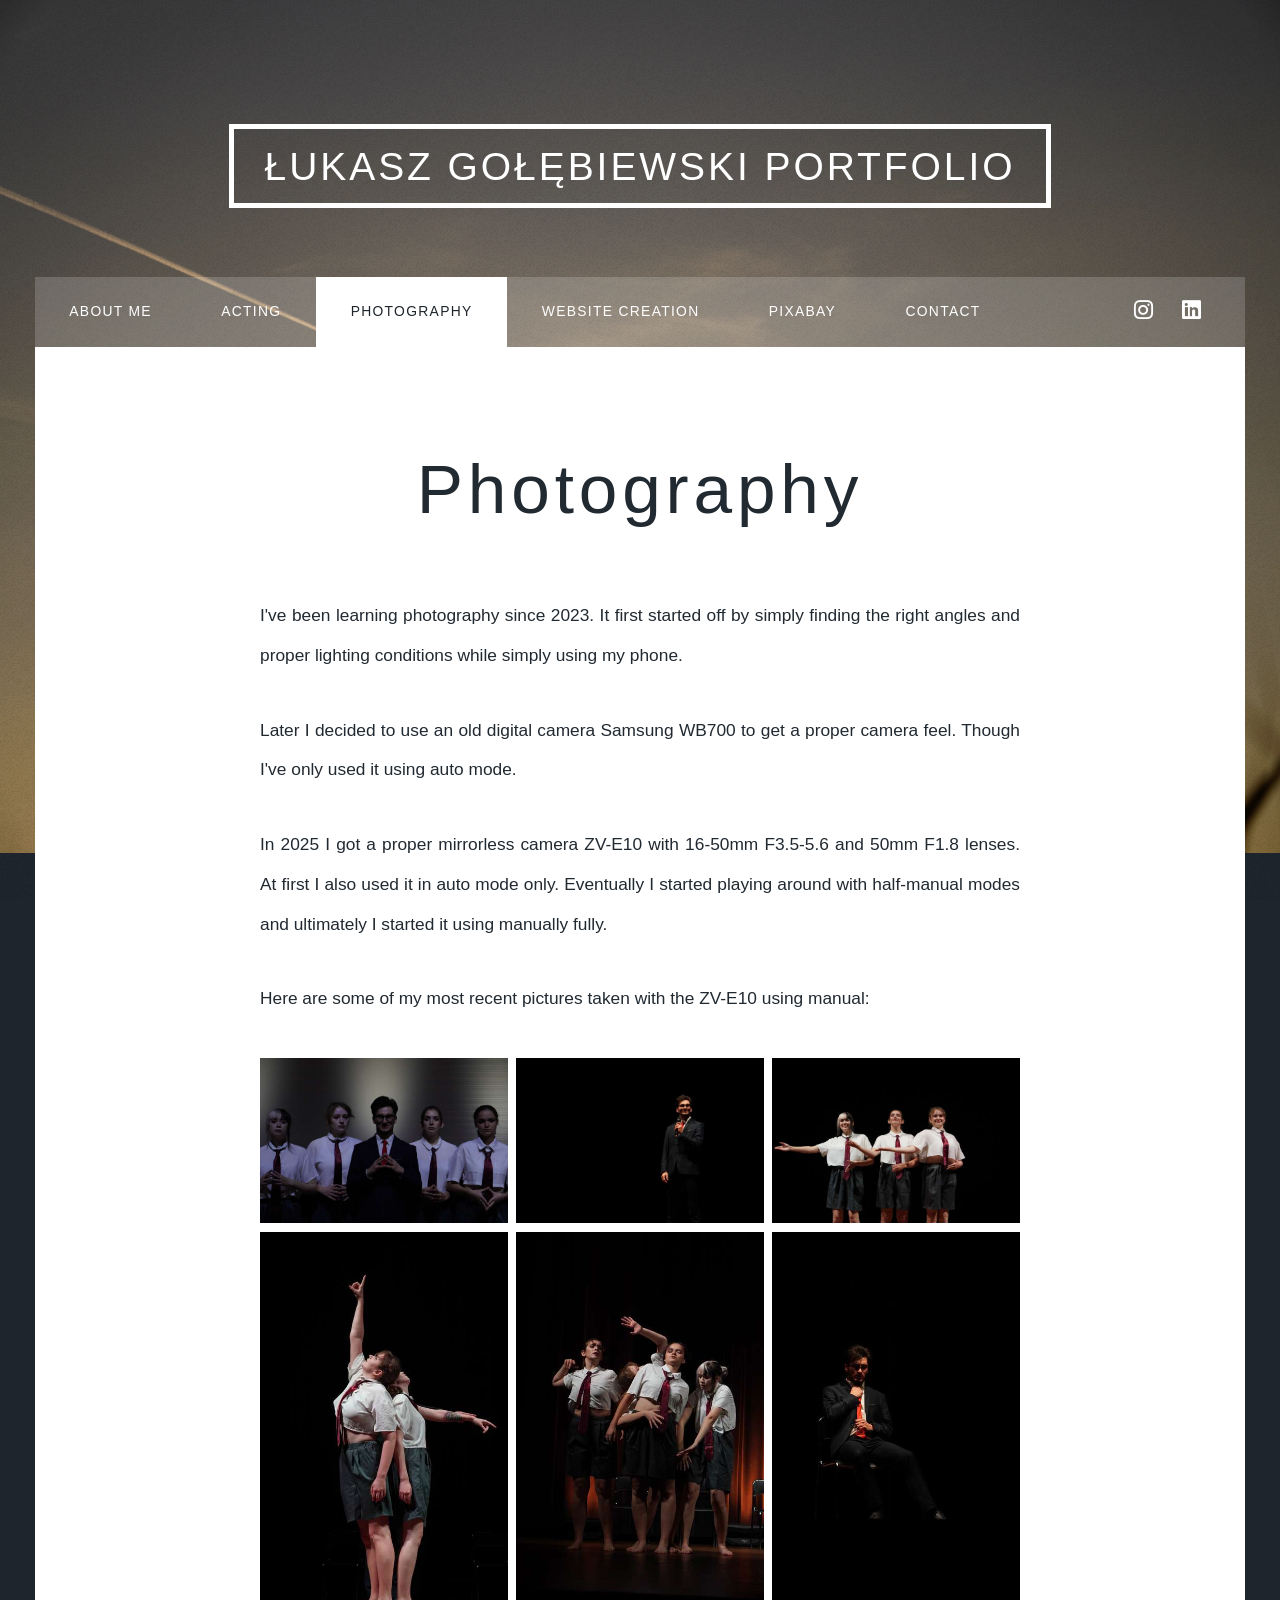
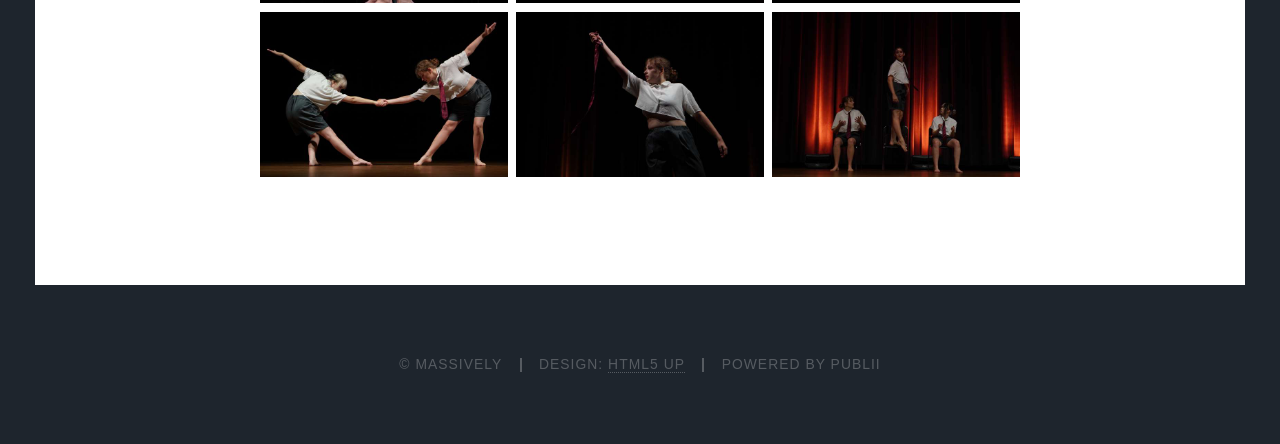
<file: photography/index.html>
<!DOCTYPE html><html lang="en-gb"><head><meta charset="utf-8"><meta http-equiv="X-UA-Compatible" content="IE=edge"><meta name="viewport" content="width=device-width,initial-scale=1,user-scalable=no"><title>Photography - Łukasz Gołębiewski Portfolio</title><meta name="description" content="I&#x27;ve been learning photography since 2023. It first started off by simply finding the right angles and proper lighting conditions while simply using&amp;hellip;"><meta name="generator" content="Publii Open-Source CMS for Static Site"><link rel="canonical" href="https://trytongolem.github.io/photography/"><link rel="alternate" type="application/atom+xml" href="https://trytongolem.github.io/feed.xml" title="Łukasz Gołębiewski Portfolio - RSS"><link rel="alternate" type="application/json" href="https://trytongolem.github.io/feed.json" title="Łukasz Gołębiewski Portfolio - JSON"><meta property="og:title" content="Photography"><meta property="og:site_name" content="Łukasz Gołębiewski Portfolio"><meta property="og:description" content="I&#x27;ve been learning photography since 2023. It first started off by simply finding the right angles and proper lighting conditions while simply using&amp;hellip;"><meta property="og:url" content="https://trytongolem.github.io/photography/"><meta property="og:type" content="article"><link rel="shortcut icon" href="https://trytongolem.github.io/media/website/favicon3.ico" type="image/x-icon"><link rel="stylesheet" href="https://trytongolem.github.io/assets/css/fontawesome-all.min.css?v&#x3D;85514f933f9e0b82460af63f1a403fa5"><link rel="stylesheet" href="https://trytongolem.github.io/assets/css/style.css?v&#x3D;dd66200cfe17c33e8e2ed1fdd742c252"><noscript><link rel="stylesheet" href="https://trytongolem.github.io/assets/css/noscript.css?v&#x3D;efa867a99f5064d6729e4dc2008ad50b"></noscript><script type="application/ld+json">{"@context":"http://schema.org","@type":"Article","mainEntityOfPage":{"@type":"WebPage","@id":"https://trytongolem.github.io/photography/"},"headline":"Photography","datePublished":"2026-10-22T00:15+02:00","dateModified":"2026-11-01T21:23+01:00","description":"I've been learning photography since 2023. It first started off by simply finding the right angles and proper lighting conditions while simply using&hellip;","author":{"@type":"Person","name":"Łukasz Gołębiewski","url":"https://trytongolem.github.io/authors/lukasz-golebiewski/"},"publisher":{"@type":"Organization","name":"Łukasz Gołębiewski"}}</script><style>#wrapper > .bg {
               background-image: url(https://trytongolem.github.io/assets/images/overlay.png), linear-gradient(0deg, rgba(0, 0, 0, 0.1), rgba(0, 0, 0, 0.1)), url(https://trytongolem.github.io/media/website/DSC07238.JPG);
           }</style><noscript><style>img[loading] {
                    opacity: 1;
                }</style></noscript><link rel="stylesheet" href="https://trytongolem.github.io/media/plugins/simpleLightboxGallery/venobox.min.css"><link rel="stylesheet" href="https://trytongolem.github.io/media/plugins/simpleLightboxGallery/simple-lightbox-gallery.css"></head><body class="is-preload page-template"><div id="wrapper"><header id="header"><a class="logo" href="https://trytongolem.github.io/">Łukasz Gołębiewski Portfolio</a></header><nav id="nav"><ul class="links"><li><a href="https://trytongolem.github.io/about-me/" target="_self">About me</a></li><li><a href="https://trytongolem.github.io/acting/" target="_self">Acting</a></li><li class="active"><a href="https://trytongolem.github.io/photography/" target="_self">Photography</a></li><li><a href="https://trytongolem.github.io/website-creation/" target="_self">Website creation</a></li><li><a href="https://pixabay.com/users/trytongolem-39111042/" target="_blank">Pixabay</a></li><li><a href="https://trytongolem.github.io/contact/" target="_self">Contact</a></li></ul><ul class="icons"><li><a href="https://www.instagram.com/photos_by_pigeon/" class="icon brands fa-instagram"><span class="label">Instagram</span></a></li><li><a href="https://www.linkedin.com/in/%C5%82ukasz-go%C5%82%C4%99biewski-082477283" class="icon brands fa-linkedin"><span class="label">LinkedIn</span></a></li></ul></nav><main id="main"><article class="post"><header class="major"><h1>Photography</h1><p class="post__inner"></p></header><div class="post__inner post__entry"><p>I've been learning photography since 2023. It first started off by simply finding the right angles and proper lighting conditions while simply using my phone.</p><p>Later I decided to use an old digital camera Samsung WB700 to get a proper camera feel. Though I've only used it using auto mode.</p><p>In 2025 I got a proper mirrorless camera ZV-E10 with 16-50mm F3.5-5.6 and 50mm F1.8 lenses. At first I also used it in auto mode only. Eventually I started playing around with half-manual modes and ultimately I started it using manually fully.</p><p>Here are some of my most recent pictures taken with the ZV-E10 using manual:</p><div class="gallery-wrapper"><div class="gallery" data-translation="Add images" data-columns="3" data-is-empty="false"><figure class="gallery__item"><a href="https://trytongolem.github.io/media/posts/2/gallery/DSC08595-2.JPG" data-size="6000x4000" data-gall="galleryGroup-1"><img loading="lazy" src="https://trytongolem.github.io/media/posts/2/gallery/DSC08595-2-thumbnail.JPG" alt="" width="720" height="480"></a></figure><figure class="gallery__item"><a href="https://trytongolem.github.io/media/posts/2/gallery/DSC08687-2.JPG" data-size="6000x4000" data-gall="galleryGroup-1"><img loading="lazy" src="https://trytongolem.github.io/media/posts/2/gallery/DSC08687-2-thumbnail.JPG" alt="" width="720" height="480"></a></figure><figure class="gallery__item"><a href="https://trytongolem.github.io/media/posts/2/gallery/DSC08749.JPG" data-size="6000x4000" data-gall="galleryGroup-1"><img loading="lazy" src="https://trytongolem.github.io/media/posts/2/gallery/DSC08749-thumbnail.JPG" alt="" width="720" height="480"></a></figure><figure class="gallery__item"><a href="https://trytongolem.github.io/media/posts/2/gallery/DSC08873-2.JPG" data-size="6000x4000" data-gall="galleryGroup-1"><img loading="lazy" src="https://trytongolem.github.io/media/posts/2/gallery/DSC08873-2-thumbnail.JPG" alt="" width="720" height="480"></a></figure><figure class="gallery__item"><a href="https://trytongolem.github.io/media/posts/2/gallery/DSC09090.JPG" data-size="6000x4000" data-gall="galleryGroup-1"><img loading="lazy" src="https://trytongolem.github.io/media/posts/2/gallery/DSC09090-thumbnail.JPG" alt="" width="720" height="480"></a></figure><figure class="gallery__item"><a href="https://trytongolem.github.io/media/posts/2/gallery/DSC09214.JPG" data-size="6000x4000" data-gall="galleryGroup-1"><img loading="lazy" src="https://trytongolem.github.io/media/posts/2/gallery/DSC09214-thumbnail.JPG" alt="" width="720" height="480"></a></figure><figure class="gallery__item"><a href="https://trytongolem.github.io/media/posts/2/gallery/DSC08818-2.JPG" data-size="6000x4000" data-gall="galleryGroup-1"><img loading="lazy" src="https://trytongolem.github.io/media/posts/2/gallery/DSC08818-2-thumbnail.JPG" alt="" width="720" height="480"></a></figure><figure class="gallery__item"><a href="https://trytongolem.github.io/media/posts/2/gallery/DSC09143.JPG" data-size="6000x4000" data-gall="galleryGroup-1"><img loading="lazy" src="https://trytongolem.github.io/media/posts/2/gallery/DSC09143-thumbnail.JPG" alt="" width="720" height="480"></a></figure><figure class="gallery__item"><a href="https://trytongolem.github.io/media/posts/2/gallery/DSC08941.JPG" data-size="6000x4000" data-gall="galleryGroup-1"><img loading="lazy" src="https://trytongolem.github.io/media/posts/2/gallery/DSC08941-thumbnail.JPG" alt="" width="720" height="480"></a></figure></div></div></div></article></main><footer id="copyright"><ul><li>© Massively</li><li>Design: <a href="https://html5up.net" target="_blank" rel="nofollow noopener">HTML5 UP</a></li><li>Powered by Publii</li></ul></footer></div><script src="https://trytongolem.github.io/assets/js/jquery.min.js?v&#x3D;c9771cc3e90e18f5336eedbd0fffb2cf"></script><script src="https://trytongolem.github.io/assets/js/jquery.scrollex.min.js?v&#x3D;f89065e3d988006af9791b44561d7c90"></script><script src="https://trytongolem.github.io/assets/js/jquery.scrolly.min.js?v&#x3D;1ed5a78bde1476875a40f6b9ff44fc14"></script><script src="https://trytongolem.github.io/assets/js/browser.min.js?v&#x3D;c07298dd19048a8a69ad97e754dfe8d0"></script><script src="https://trytongolem.github.io/assets/js/breakpoints.min.js?v&#x3D;81a479eb099e3b187613943b085923b8"></script><script src="https://trytongolem.github.io/assets/js/util.min.js?v&#x3D;4201a626f8c9b614a663b3a1d7d82615"></script><script src="https://trytongolem.github.io/assets/js/main.min.js?v&#x3D;56233c354bd814758be8bff42f7e13a5"></script><script>/*<![CDATA[*/var images=document.querySelectorAll("img[loading]");for(var i=0;i<images.length;i++){if(images[i].complete){images[i].classList.add("is-loaded")}else{images[i].addEventListener("load",function(){this.classList.add("is-loaded")},false)}};/*]]>*/</script><script defer="defer" src="https://trytongolem.github.io/media/plugins/simpleLightboxGallery/venobox.min.js"></script><script defer="defer" src="https://trytongolem.github.io/media/plugins/simpleLightboxGallery/simple-lightbox-gallery.js" data-config="{&quot;venobox&quot;:{&quot;selector&quot;:&quot;.gallery__item a&quot;,&quot;titleattr&quot;:&quot;data-title&quot;,&quot;bgcolor&quot;:&quot;rgba(38, 40, 44, 1)&quot;,&quot;fitView&quot;:true,&quot;focusItem&quot;:true,&quot;infinigall&quot;:true,&quot;maxWidth&quot;:&quot;100%&quot;,&quot;navigation&quot;:true,&quot;navKeyboard&quot;:true,&quot;navTouch&quot;:true,&quot;navSpeed&quot;:300,&quot;numeration&quot;:true,&quot;overlayClose&quot;:true,&quot;overlayColor&quot;:&quot;rgba(0,0,0,0.8)&quot;,&quot;share&quot;:false,&quot;shareStyle&quot;:&quot;pill&quot;,&quot;spinColor&quot;:&quot;#d2d2d2&quot;,&quot;spinner&quot;:&quot;pulse&quot;,&quot;titlePosition&quot;:&quot;top&quot;,&quot;titleStyle&quot;:&quot;transparent&quot;,&quot;toolsBackground&quot;:&quot;#1C1C1C&quot;,&quot;toolsColor&quot;:&quot;#d2d2d2&quot;,&quot;initialScale&quot;:0.9,&quot;transitionSpeed&quot;:200},&quot;controls&quot;:{&quot;keyboardNavigation&quot;:true,&quot;share&quot;:false,&quot;download&quot;:false,&quot;copyLink&quot;:false},&quot;labels&quot;:{&quot;dialog&quot;:&quot;Image gallery&quot;,&quot;close&quot;:&quot;Close&quot;,&quot;previous&quot;:&quot;Previous image&quot;,&quot;next&quot;:&quot;Next image&quot;,&quot;share&quot;:&quot;Share image&quot;,&quot;download&quot;:&quot;Download image&quot;,&quot;copyLink&quot;:&quot;Copy image link&quot;,&quot;copied&quot;:&quot;Link copied&quot;,&quot;loading&quot;:&quot;Loading image&quot;,&quot;loadError&quot;:&quot;The image cannot be loaded&quot;,&quot;imageAltFallback&quot;:&quot;Gallery image&quot;,&quot;counterSeparator&quot;:&quot; / &quot;}}"></script></body></html>
</file>
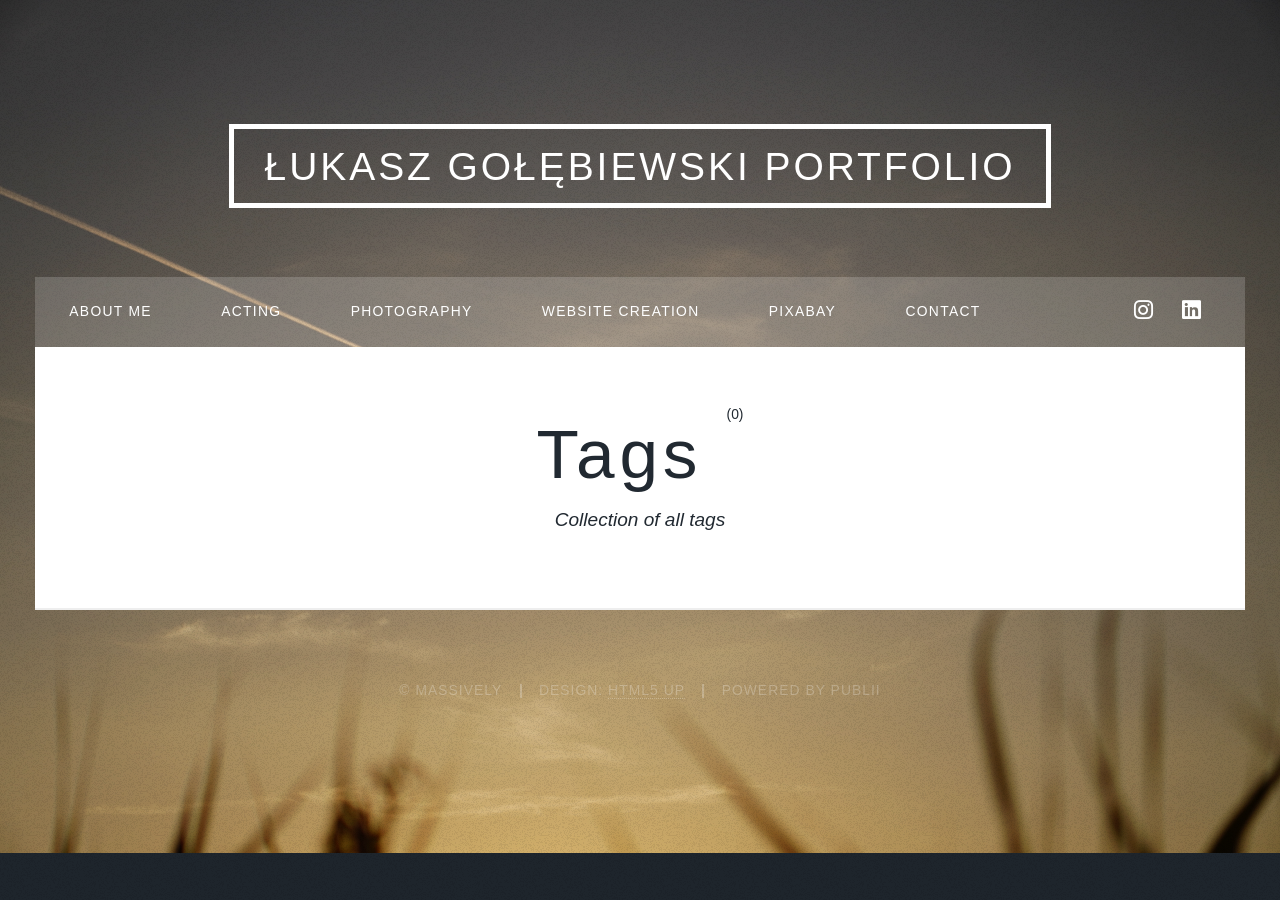
<file: tags/index.html>
<!DOCTYPE html><html lang="en-gb"><head><meta charset="utf-8"><meta http-equiv="X-UA-Compatible" content="IE=edge"><meta name="viewport" content="width=device-width,initial-scale=1,user-scalable=no"><title>All tags - Łukasz Gołębiewski Portfolio</title><meta name="robots" content="noindex, follow"><meta name="generator" content="Publii Open-Source CMS for Static Site"><link rel="alternate" type="application/atom+xml" href="https://trytongolem.github.io/feed.xml" title="Łukasz Gołębiewski Portfolio - RSS"><link rel="alternate" type="application/json" href="https://trytongolem.github.io/feed.json" title="Łukasz Gołębiewski Portfolio - JSON"><meta property="og:title" content="Łukasz Gołębiewski Portfolio"><meta property="og:site_name" content="Łukasz Gołębiewski Portfolio"><meta property="og:description" content=""><meta property="og:url" content="https://trytongolem.github.io/tags/"><meta property="og:type" content="website"><link rel="shortcut icon" href="https://trytongolem.github.io/media/website/favicon3.ico" type="image/x-icon"><link rel="stylesheet" href="https://trytongolem.github.io/assets/css/fontawesome-all.min.css?v&#x3D;85514f933f9e0b82460af63f1a403fa5"><link rel="stylesheet" href="https://trytongolem.github.io/assets/css/style.css?v&#x3D;dd66200cfe17c33e8e2ed1fdd742c252"><noscript><link rel="stylesheet" href="https://trytongolem.github.io/assets/css/noscript.css?v&#x3D;efa867a99f5064d6729e4dc2008ad50b"></noscript><script type="application/ld+json">{"@context":"http://schema.org","@type":"Organization","name":"Łukasz Gołębiewski Portfolio","url":"https://trytongolem.github.io/","sameAs":["https://www.instagram.com/photos_by_pigeon/","https://www.linkedin.com/in/%C5%82ukasz-go%C5%82%C4%99biewski-082477283"]}</script><style>#wrapper > .bg {
               background-image: url(https://trytongolem.github.io/assets/images/overlay.png), linear-gradient(0deg, rgba(0, 0, 0, 0.1), rgba(0, 0, 0, 0.1)), url(https://trytongolem.github.io/media/website/DSC07238.JPG);
           }</style><noscript><style>img[loading] {
                    opacity: 1;
                }</style></noscript></head><body class="is-preload tags-template"><div id="wrapper"><header id="header"><a class="logo" href="https://trytongolem.github.io/">Łukasz Gołębiewski Portfolio</a></header><nav id="nav"><ul class="links"><li><a href="https://trytongolem.github.io/about-me/" target="_self">About me</a></li><li><a href="https://trytongolem.github.io/acting/" target="_self">Acting</a></li><li><a href="https://trytongolem.github.io/photography/" target="_self">Photography</a></li><li><a href="https://trytongolem.github.io/website-creation/" target="_self">Website creation</a></li><li><a href="https://pixabay.com/users/trytongolem-39111042/" target="_blank">Pixabay</a></li><li><a href="https://trytongolem.github.io/contact/" target="_self">Contact</a></li></ul><ul class="icons"><li><a href="https://www.instagram.com/photos_by_pigeon/" class="icon brands fa-instagram"><span class="label">Instagram</span></a></li><li><a href="https://www.linkedin.com/in/%C5%82ukasz-go%C5%82%C4%99biewski-082477283" class="icon brands fa-linkedin"><span class="label">LinkedIn</span></a></li></ul></nav><main id="main"><header class="page-header"><h1>Tags <sup>(0)</sup></h1><p>Collection of all tags</p></header><section class="posts"></section></main><footer id="copyright"><ul><li>© Massively</li><li>Design: <a href="https://html5up.net" target="_blank" rel="nofollow noopener">HTML5 UP</a></li><li>Powered by Publii</li></ul></footer></div><script src="https://trytongolem.github.io/assets/js/jquery.min.js?v&#x3D;c9771cc3e90e18f5336eedbd0fffb2cf"></script><script src="https://trytongolem.github.io/assets/js/jquery.scrollex.min.js?v&#x3D;f89065e3d988006af9791b44561d7c90"></script><script src="https://trytongolem.github.io/assets/js/jquery.scrolly.min.js?v&#x3D;1ed5a78bde1476875a40f6b9ff44fc14"></script><script src="https://trytongolem.github.io/assets/js/browser.min.js?v&#x3D;c07298dd19048a8a69ad97e754dfe8d0"></script><script src="https://trytongolem.github.io/assets/js/breakpoints.min.js?v&#x3D;81a479eb099e3b187613943b085923b8"></script><script src="https://trytongolem.github.io/assets/js/util.min.js?v&#x3D;4201a626f8c9b614a663b3a1d7d82615"></script><script src="https://trytongolem.github.io/assets/js/main.min.js?v&#x3D;56233c354bd814758be8bff42f7e13a5"></script><script>/*<![CDATA[*/var images=document.querySelectorAll("img[loading]");for(var i=0;i<images.length;i++){if(images[i].complete){images[i].classList.add("is-loaded")}else{images[i].addEventListener("load",function(){this.classList.add("is-loaded")},false)}};/*]]>*/</script></body></html>
</file>
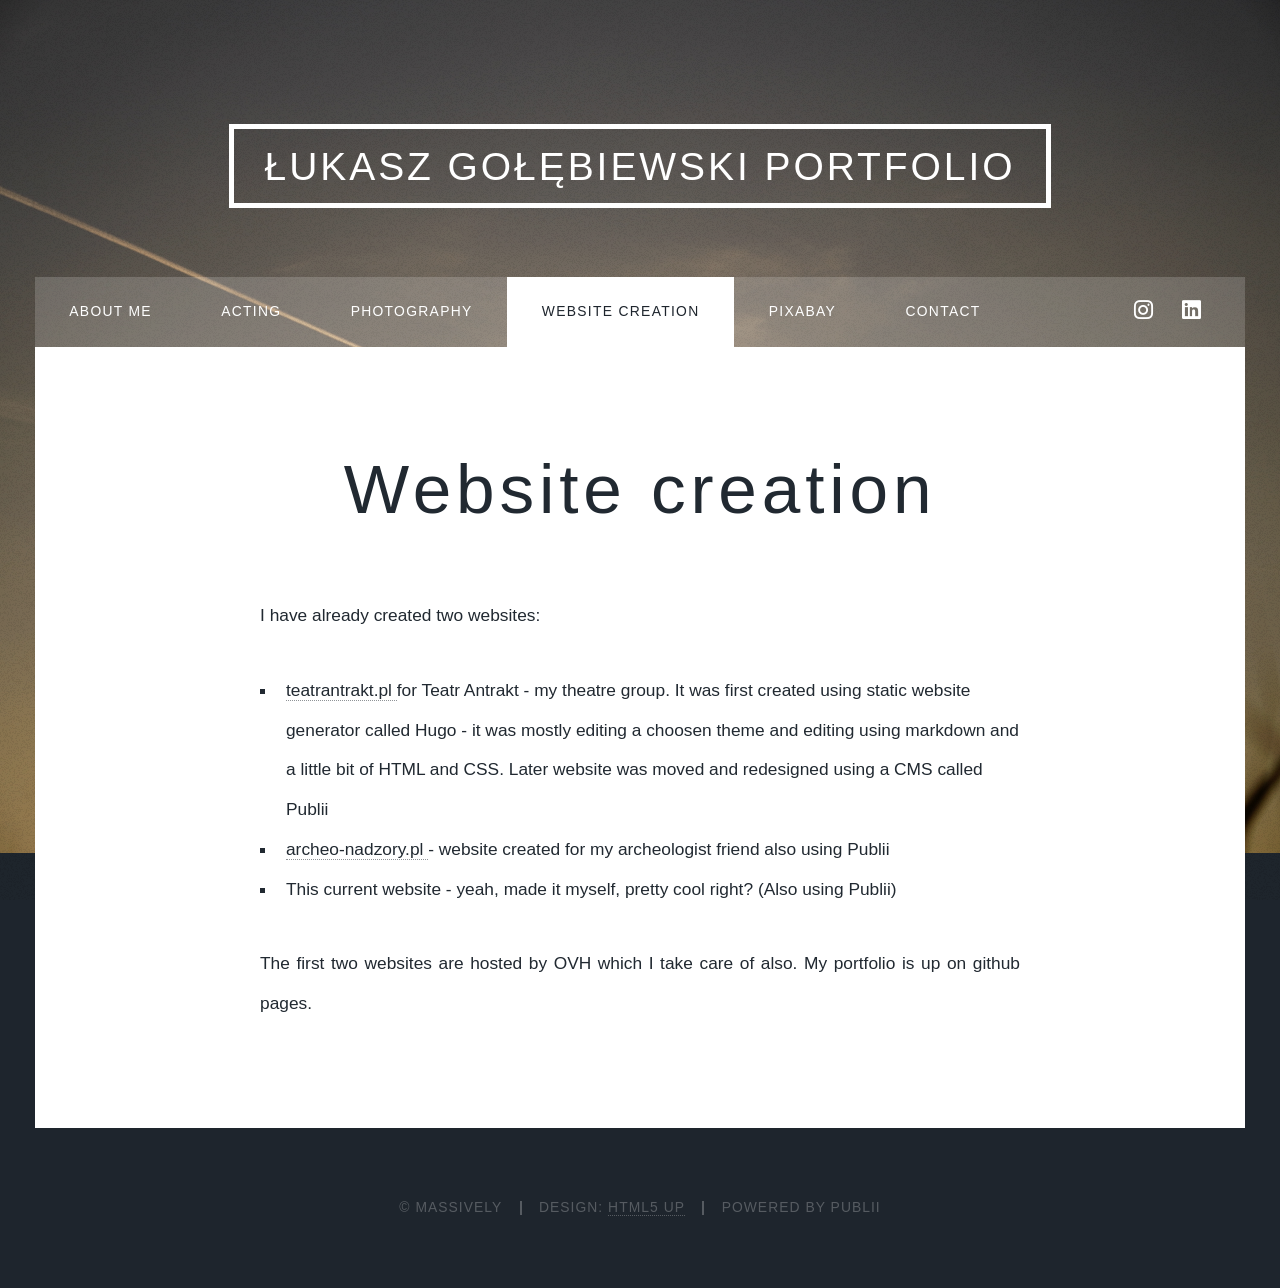
<file: website-creation/index.html>
<!DOCTYPE html><html lang="en-gb"><head><meta charset="utf-8"><meta http-equiv="X-UA-Compatible" content="IE=edge"><meta name="viewport" content="width=device-width,initial-scale=1,user-scalable=no"><title>Website creation - Łukasz Gołębiewski Portfolio</title><meta name="description" content="I have already created two websites: The first two websites are hosted by OVH which I take care of also. My portfolio is&amp;hellip;"><meta name="generator" content="Publii Open-Source CMS for Static Site"><link rel="canonical" href="https://trytongolem.github.io/website-creation/"><link rel="alternate" type="application/atom+xml" href="https://trytongolem.github.io/feed.xml" title="Łukasz Gołębiewski Portfolio - RSS"><link rel="alternate" type="application/json" href="https://trytongolem.github.io/feed.json" title="Łukasz Gołębiewski Portfolio - JSON"><meta property="og:title" content="Website creation"><meta property="og:site_name" content="Łukasz Gołębiewski Portfolio"><meta property="og:description" content="I have already created two websites: The first two websites are hosted by OVH which I take care of also. My portfolio is&amp;hellip;"><meta property="og:url" content="https://trytongolem.github.io/website-creation/"><meta property="og:type" content="article"><link rel="shortcut icon" href="https://trytongolem.github.io/media/website/favicon3.ico" type="image/x-icon"><link rel="stylesheet" href="https://trytongolem.github.io/assets/css/fontawesome-all.min.css?v&#x3D;85514f933f9e0b82460af63f1a403fa5"><link rel="stylesheet" href="https://trytongolem.github.io/assets/css/style.css?v&#x3D;dd66200cfe17c33e8e2ed1fdd742c252"><noscript><link rel="stylesheet" href="https://trytongolem.github.io/assets/css/noscript.css?v&#x3D;efa867a99f5064d6729e4dc2008ad50b"></noscript><script type="application/ld+json">{"@context":"http://schema.org","@type":"Article","mainEntityOfPage":{"@type":"WebPage","@id":"https://trytongolem.github.io/website-creation/"},"headline":"Website creation","datePublished":"2026-10-22T00:15+02:00","dateModified":"2026-11-01T21:10+01:00","description":"I have already created two websites: The first two websites are hosted by OVH which I take care of also. My portfolio is&hellip;","author":{"@type":"Person","name":"Łukasz Gołębiewski","url":"https://trytongolem.github.io/authors/lukasz-golebiewski/"},"publisher":{"@type":"Organization","name":"Łukasz Gołębiewski"}}</script><style>#wrapper > .bg {
               background-image: url(https://trytongolem.github.io/assets/images/overlay.png), linear-gradient(0deg, rgba(0, 0, 0, 0.1), rgba(0, 0, 0, 0.1)), url(https://trytongolem.github.io/media/website/DSC07238.JPG);
           }</style><noscript><style>img[loading] {
                    opacity: 1;
                }</style></noscript></head><body class="is-preload page-template"><div id="wrapper"><header id="header"><a class="logo" href="https://trytongolem.github.io/">Łukasz Gołębiewski Portfolio</a></header><nav id="nav"><ul class="links"><li><a href="https://trytongolem.github.io/about-me/" target="_self">About me</a></li><li><a href="https://trytongolem.github.io/acting/" target="_self">Acting</a></li><li><a href="https://trytongolem.github.io/photography/" target="_self">Photography</a></li><li class="active"><a href="https://trytongolem.github.io/website-creation/" target="_self">Website creation</a></li><li><a href="https://pixabay.com/users/trytongolem-39111042/" target="_blank">Pixabay</a></li><li><a href="https://trytongolem.github.io/contact/" target="_self">Contact</a></li></ul><ul class="icons"><li><a href="https://www.instagram.com/photos_by_pigeon/" class="icon brands fa-instagram"><span class="label">Instagram</span></a></li><li><a href="https://www.linkedin.com/in/%C5%82ukasz-go%C5%82%C4%99biewski-082477283" class="icon brands fa-linkedin"><span class="label">LinkedIn</span></a></li></ul></nav><main id="main"><article class="post"><header class="major"><h1>Website creation</h1><p class="post__inner"></p></header><div class="post__inner post__entry"><p>I have already created two websites:</p><ul style="list-style-type: square;"><li><a href="https://teatrantrakt.pl/" target="_blank" rel="noopener noreferrer">teatrantrakt.pl </a>for Teatr Antrakt - my theatre group. It was first created using static website generator called Hugo - it was mostly editing a choosen theme and editing using markdown and a little bit of HTML and CSS. Later website was moved and redesigned using a CMS called Publii</li><li><a href="https://archeo-nadzory.pl/" target="_blank" rel="noopener noreferrer">archeo-nadzory.pl </a>- website created for my archeologist friend also using Publii</li><li>This current website - yeah, made it myself, pretty cool right? (Also using Publii)</li></ul><p>The first two websites are hosted by OVH which I take care of also. My portfolio is up on github pages.</p></div></article></main><footer id="copyright"><ul><li>© Massively</li><li>Design: <a href="https://html5up.net" target="_blank" rel="nofollow noopener">HTML5 UP</a></li><li>Powered by Publii</li></ul></footer></div><script src="https://trytongolem.github.io/assets/js/jquery.min.js?v&#x3D;c9771cc3e90e18f5336eedbd0fffb2cf"></script><script src="https://trytongolem.github.io/assets/js/jquery.scrollex.min.js?v&#x3D;f89065e3d988006af9791b44561d7c90"></script><script src="https://trytongolem.github.io/assets/js/jquery.scrolly.min.js?v&#x3D;1ed5a78bde1476875a40f6b9ff44fc14"></script><script src="https://trytongolem.github.io/assets/js/browser.min.js?v&#x3D;c07298dd19048a8a69ad97e754dfe8d0"></script><script src="https://trytongolem.github.io/assets/js/breakpoints.min.js?v&#x3D;81a479eb099e3b187613943b085923b8"></script><script src="https://trytongolem.github.io/assets/js/util.min.js?v&#x3D;4201a626f8c9b614a663b3a1d7d82615"></script><script src="https://trytongolem.github.io/assets/js/main.min.js?v&#x3D;56233c354bd814758be8bff42f7e13a5"></script><script>/*<![CDATA[*/var images=document.querySelectorAll("img[loading]");for(var i=0;i<images.length;i++){if(images[i].complete){images[i].classList.add("is-loaded")}else{images[i].addEventListener("load",function(){this.classList.add("is-loaded")},false)}};/*]]>*/</script></body></html>
</file>
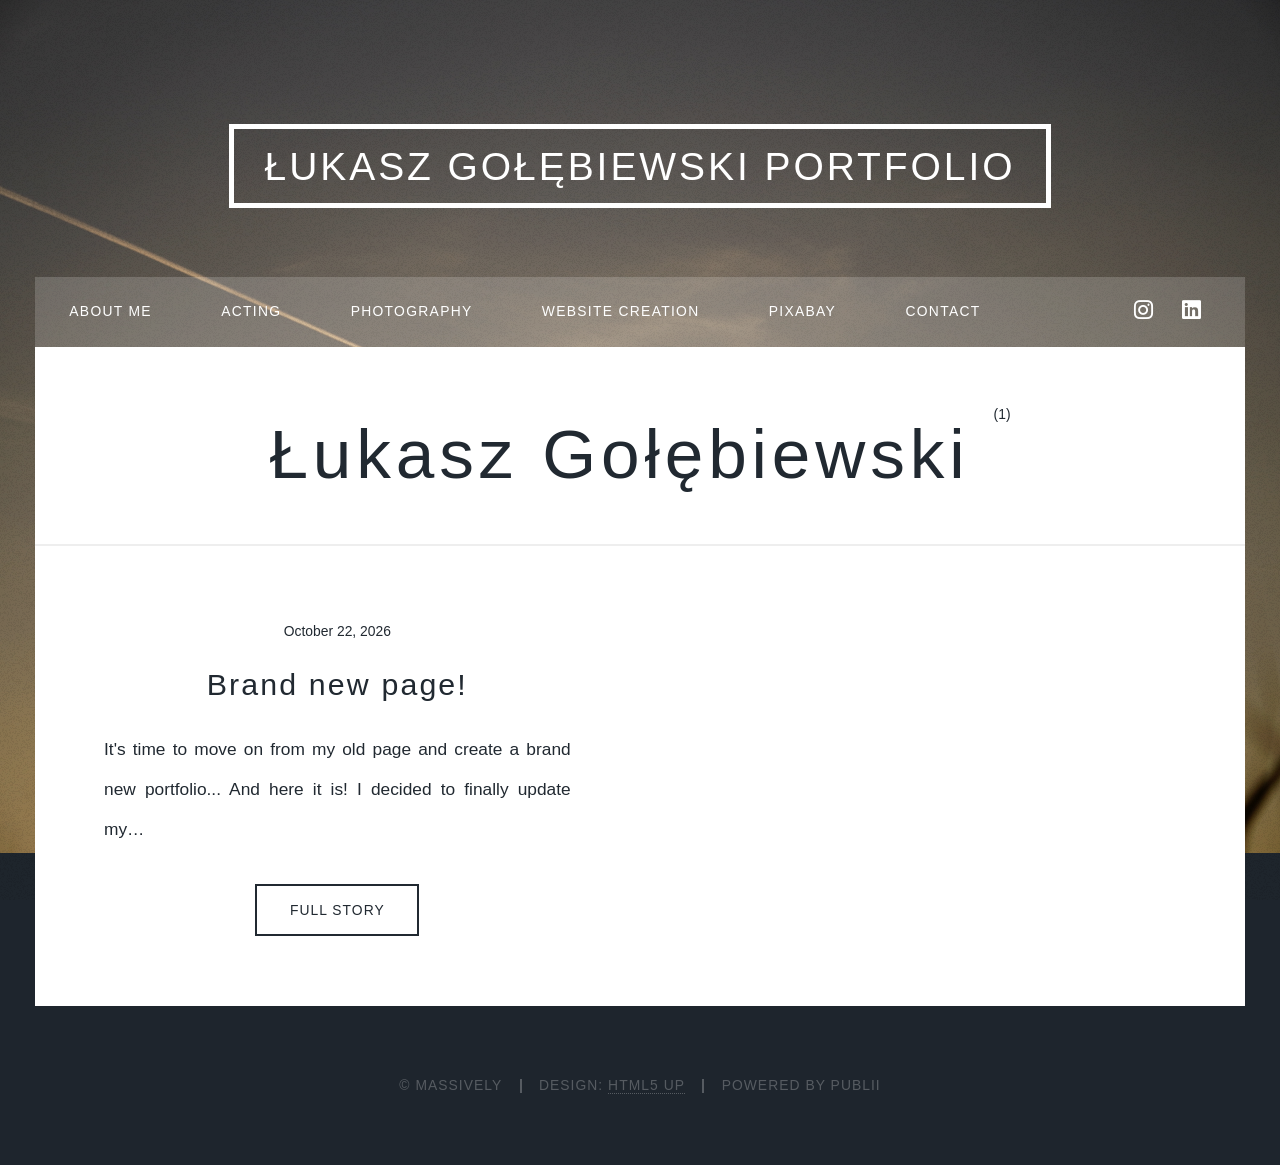
<file: authors/lukasz-golebiewski/index.html>
<!DOCTYPE html><html lang="en-gb"><head><meta charset="utf-8"><meta http-equiv="X-UA-Compatible" content="IE=edge"><meta name="viewport" content="width=device-width,initial-scale=1,user-scalable=no"><title>Author: Łukasz Gołębiewski - Łukasz Gołębiewski Portfolio</title><meta name="robots" content="noindex, follow"><meta name="generator" content="Publii Open-Source CMS for Static Site"><link rel="alternate" type="application/atom+xml" href="https://trytongolem.github.io/feed.xml" title="Łukasz Gołębiewski Portfolio - RSS"><link rel="alternate" type="application/json" href="https://trytongolem.github.io/feed.json" title="Łukasz Gołębiewski Portfolio - JSON"><meta property="og:title" content="Łukasz Gołębiewski"><meta property="og:site_name" content="Łukasz Gołębiewski Portfolio"><meta property="og:description" content=""><meta property="og:url" content="https://trytongolem.github.io/authors/lukasz-golebiewski/"><meta property="og:type" content="website"><link rel="shortcut icon" href="https://trytongolem.github.io/media/website/favicon3.ico" type="image/x-icon"><link rel="stylesheet" href="https://trytongolem.github.io/assets/css/fontawesome-all.min.css?v&#x3D;85514f933f9e0b82460af63f1a403fa5"><link rel="stylesheet" href="https://trytongolem.github.io/assets/css/style.css?v&#x3D;dd66200cfe17c33e8e2ed1fdd742c252"><noscript><link rel="stylesheet" href="https://trytongolem.github.io/assets/css/noscript.css?v&#x3D;efa867a99f5064d6729e4dc2008ad50b"></noscript><script type="application/ld+json">{"@context":"http://schema.org","@type":"Organization","name":"Łukasz Gołębiewski Portfolio","url":"https://trytongolem.github.io/","sameAs":["https://www.instagram.com/photos_by_pigeon/","https://www.linkedin.com/in/%C5%82ukasz-go%C5%82%C4%99biewski-082477283"]}</script><style>#wrapper > .bg {
               background-image: url(https://trytongolem.github.io/assets/images/overlay.png), linear-gradient(0deg, rgba(0, 0, 0, 0.1), rgba(0, 0, 0, 0.1)), url(https://trytongolem.github.io/media/website/DSC07238.JPG);
           }</style><noscript><style>img[loading] {
                    opacity: 1;
                }</style></noscript></head><body class="is-preload author-template"><div id="wrapper"><header id="header"><a class="logo" href="https://trytongolem.github.io/">Łukasz Gołębiewski Portfolio</a></header><nav id="nav"><ul class="links"><li><a href="https://trytongolem.github.io/about-me/" target="_self">About me</a></li><li><a href="https://trytongolem.github.io/acting/" target="_self">Acting</a></li><li><a href="https://trytongolem.github.io/photography/" target="_self">Photography</a></li><li><a href="https://trytongolem.github.io/website-creation/" target="_self">Website creation</a></li><li><a href="https://pixabay.com/users/trytongolem-39111042/" target="_blank">Pixabay</a></li><li><a href="https://trytongolem.github.io/contact/" target="_self">Contact</a></li></ul><ul class="icons"><li><a href="https://www.instagram.com/photos_by_pigeon/" class="icon brands fa-instagram"><span class="label">Instagram</span></a></li><li><a href="https://www.linkedin.com/in/%C5%82ukasz-go%C5%82%C4%99biewski-082477283" class="icon brands fa-linkedin"><span class="label">LinkedIn</span></a></li></ul></nav><main id="main"><header class="page-header author-header"><h1>Łukasz Gołębiewski <sup>(1)</sup></h1></header><section class="posts"><article><header><time datetime="2026-10-22T00:46" class="date">October 22, 2026</time><h2><a href="https://trytongolem.github.io/brand-new-page/">Brand new page!</a></h2></header><p>It's time to move on from my old page and create a brand new portfolio... And here it is! I decided to finally update my&hellip;</p><ul class="actions special"><li><a href="https://trytongolem.github.io/brand-new-page/" class="button">Full Story</a></li></ul></article></section></main><footer id="copyright"><ul><li>© Massively</li><li>Design: <a href="https://html5up.net" target="_blank" rel="nofollow noopener">HTML5 UP</a></li><li>Powered by Publii</li></ul></footer></div><script src="https://trytongolem.github.io/assets/js/jquery.min.js?v&#x3D;c9771cc3e90e18f5336eedbd0fffb2cf"></script><script src="https://trytongolem.github.io/assets/js/jquery.scrollex.min.js?v&#x3D;f89065e3d988006af9791b44561d7c90"></script><script src="https://trytongolem.github.io/assets/js/jquery.scrolly.min.js?v&#x3D;1ed5a78bde1476875a40f6b9ff44fc14"></script><script src="https://trytongolem.github.io/assets/js/browser.min.js?v&#x3D;c07298dd19048a8a69ad97e754dfe8d0"></script><script src="https://trytongolem.github.io/assets/js/breakpoints.min.js?v&#x3D;81a479eb099e3b187613943b085923b8"></script><script src="https://trytongolem.github.io/assets/js/util.min.js?v&#x3D;4201a626f8c9b614a663b3a1d7d82615"></script><script src="https://trytongolem.github.io/assets/js/main.min.js?v&#x3D;56233c354bd814758be8bff42f7e13a5"></script><script>/*<![CDATA[*/var images=document.querySelectorAll("img[loading]");for(var i=0;i<images.length;i++){if(images[i].complete){images[i].classList.add("is-loaded")}else{images[i].addEventListener("load",function(){this.classList.add("is-loaded")},false)}};/*]]>*/</script></body></html>
</file>
